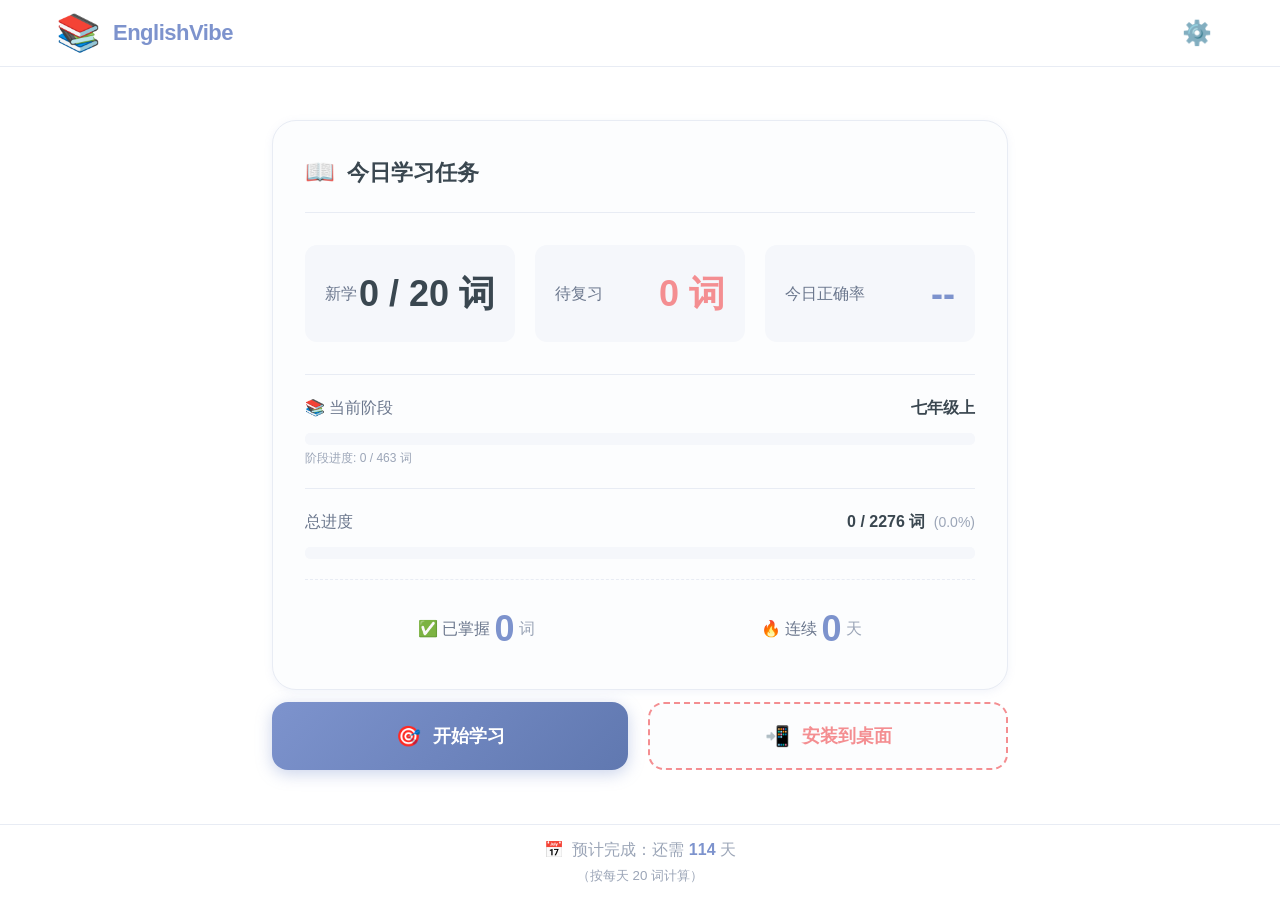
<file: index.html>
<!DOCTYPE html>
<html lang="zh-CN">
<head>
  <meta charset="UTF-8">
  <meta name="viewport" content="width=device-width, initial-scale=1.0, user-scalable=no, viewport-fit=cover">
  <meta name="theme-color" content="#7D93CD">
  <meta name="apple-mobile-web-app-capable" content="yes">
  <meta name="apple-mobile-web-app-status-bar-style" content="default">
  <meta name="description" content="EnglishVibe - 初中英语单词学习助手，图背单词，轻松记忆">
  
  <title>EnglishVibe - 英语单词学习</title>
  
  <!-- 样式 -->
  <link rel="stylesheet" href="./css/style.css">
  
  <!-- PWA 图标 -->
  <link rel="icon" type="image/svg+xml" href="./assets/icons/icon.svg">
  <link rel="apple-touch-icon" href="./assets/icons/icon.svg">
  
  <!-- PWA Manifest -->
  <link rel="manifest" href="./manifest.json">
</head>
<body>
  <div class="app" id="app">
    <!-- 顶部导航 -->
    <header class="header">
      <div class="header__logo">
        <span class="header__logo-icon">📚</span>
        <span class="header__logo-text">EnglishVibe</span>
      </div>
      <button class="header__settings" id="btn-settings" aria-label="设置">
        ⚙️
      </button>
    </header>

    <!-- 主内容区 -->
    <main class="main">
      <!-- 今日任务卡片 -->
      <div class="task-card fade-in">
        <div class="task-card__title">
          <span class="task-card__title-icon">📖</span>
          今日学习任务
        </div>
        
        <div class="task-card__stats">
          <div class="task-card__stat">
            <span class="task-card__stat-label">新学</span>
            <span class="task-card__stat-value">
              <span id="stat-new-learned">0</span> / <span id="stat-daily-goal">20</span> 词
            </span>
          </div>
          <div class="task-card__stat">
            <span class="task-card__stat-label">待复习</span>
            <span class="task-card__stat-value task-card__stat-value--warning" id="stat-review-count">
              0 词
            </span>
          </div>
          <div class="task-card__stat">
            <span class="task-card__stat-label">今日正确率</span>
            <span class="task-card__stat-value task-card__stat-value--highlight" id="stat-accuracy">
              --
            </span>
          </div>
        </div>

        <!-- 当前学习阶段 -->
        <div class="progress-section" id="stage-section" style="margin-bottom: 8px;">
          <div class="progress-section__header">
            <span class="progress-section__label">📚 当前阶段</span>
            <span class="progress-section__value" id="current-stage-name">--</span>
          </div>
          <div class="progress-bar">
            <div class="progress-bar__fill" id="stage-progress-fill" style="width: 0%; background: var(--success);"></div>
          </div>
          <div style="font-size: 12px; color: var(--text-light); margin-top: 4px;">
            阶段进度: <span id="stage-learned">0</span> / <span id="stage-total">0</span> 词
          </div>
        </div>

        <!-- 总进度 -->
        <div class="progress-section">
          <div class="progress-section__header">
            <span class="progress-section__label">总进度</span>
            <span class="progress-section__value">
              <span id="stat-total-learned">0</span> / <span id="stat-total-words">0</span> 词
              <span class="progress-percent" id="progress-percent">(0%)</span>
            </span>
          </div>
          <div class="progress-bar">
            <div class="progress-bar__fill" id="progress-fill" style="width: 0%"></div>
          </div>
        </div>

        <!-- 已掌握统计 -->
        <div class="mastered-section">
          <div class="mastered-stat">
            <span class="mastered-stat__icon">✅</span>
            <span class="mastered-stat__label">已掌握</span>
            <span class="mastered-stat__value" id="stat-mastered">0</span>
            <span class="mastered-stat__unit">词</span>
          </div>
          <div class="mastered-stat">
            <span class="mastered-stat__icon">🔥</span>
            <span class="mastered-stat__label">连续</span>
            <span class="mastered-stat__value" id="stat-streak">0</span>
            <span class="mastered-stat__unit">天</span>
          </div>
        </div>
      </div>

      <!-- 操作按钮 -->
      <div class="action-buttons">
        <button class="btn btn--primary" id="btn-learn">
          <span class="btn__icon">🎯</span>
          开始学习
        </button>
        
        <button class="btn btn--secondary" id="btn-review" style="display: none;">
          <span class="btn__icon">🔄</span>
          开始复习
          <span class="btn__badge" id="review-badge">0</span>
        </button>
        
        <!-- 安装到桌面按钮 -->
        <button class="btn btn--secondary" id="btn-install" style="border: 2px dashed var(--secondary);">
          <span class="btn__icon">📲</span>
          安装到桌面
        </button>
      </div>
    </main>

    <!-- 底部信息 -->
    <footer class="footer-info">
      <span class="footer-info__icon">📅</span>
      预计完成：还需 <span class="footer-info__highlight" id="stat-remaining-days">--</span> 天
      <br>
      <small>（按每天 <span id="stat-daily-goal-footer">20</span> 词计算）</small>
    </footer>
  </div>

  <!-- 加载提示 -->
  <div id="loading" style="display: none; position: fixed; top: 0; left: 0; right: 0; bottom: 0; background: rgba(255,255,255,0.9); display: flex; align-items: center; justify-content: center; z-index: 9999;">
    <div style="text-align: center;">
      <div style="font-size: 48px; margin-bottom: 16px;">📚</div>
      <div style="color: #6B778D;">加载中...</div>
    </div>
  </div>

  <!-- 脚本 -->
  <script src="./js/storage.js"></script>
  <script src="./js/vocabulary.js"></script>
  <script src="./js/app.js"></script>
  
  <!-- Service Worker 注册 -->
  <script>
    // 注册 Service Worker 实现 PWA
    if ('serviceWorker' in navigator) {
      window.addEventListener('load', () => {
        navigator.serviceWorker.register('./sw.js')
          .then(registration => {
            console.log('SW registered:', registration.scope);
            // 检查更新
            registration.update();
            // 当发现新版本时，立即激活
            registration.addEventListener('updatefound', () => {
              const newWorker = registration.installing;
              newWorker.addEventListener('statechange', () => {
                if (newWorker.state === 'installed' && navigator.serviceWorker.controller) {
                  console.log('New SW available, reloading...');
                  window.location.reload();
                }
              });
            });
          })
          .catch(error => {
            console.log('SW registration failed:', error);
          });
      });
      // 监听控制器变化，自动刷新
      navigator.serviceWorker.addEventListener('controllerchange', () => {
        window.location.reload();
      });
    }
    
    // PWA 安装提示
    let deferredPrompt;
    window.addEventListener('beforeinstallprompt', (e) => {
      // 阻止默认提示
      e.preventDefault();
      deferredPrompt = e;
      console.log('PWA install prompt ready');
    });
    
    // 绑定安装按钮事件
    document.addEventListener('DOMContentLoaded', () => {
      const installBtn = document.getElementById('btn-install');
      if (installBtn) {
        installBtn.addEventListener('click', installApp);
      }
      
      // 检查是否已安装（standalone模式）
      if (window.matchMedia('(display-mode: standalone)').matches || window.navigator.standalone) {
        // 已安装，隐藏按钮
        if (installBtn) installBtn.style.display = 'none';
      }
    });
    
    async function installApp() {
      if (deferredPrompt) {
        // 浏览器支持安装提示
        deferredPrompt.prompt();
        const { outcome } = await deferredPrompt.userChoice;
        
        if (outcome === 'accepted') {
          console.log('User accepted the install prompt');
          const installBtn = document.getElementById('btn-install');
          if (installBtn) installBtn.style.display = 'none';
        }
        deferredPrompt = null;
      } else {
        // 浏览器不支持自动安装提示，显示手动安装说明
        const isIOS = /iPad|iPhone|iPod/.test(navigator.userAgent);
        const isAndroid = /Android/.test(navigator.userAgent);
        
        let message = '📲 安装到桌面：\n\n';
        if (isIOS) {
          message += '1. 点击底部的分享按钮 ⬆️\n2. 选择"添加到主屏幕"';
        } else if (isAndroid) {
          message += '1. 点击右上角菜单 ⋮\n2. 选择"添加到主屏幕"或"安装应用"';
        } else {
          message += '请使用浏览器菜单中的"安装"或"添加到主屏幕"选项';
        }
        alert(message);
      }
    }
    
    // 监听安装完成
    window.addEventListener('appinstalled', () => {
      console.log('PWA was installed');
      deferredPrompt = null;
      const installBtn = document.getElementById('btn-install');
      if (installBtn) installBtn.style.display = 'none';
    });
  </script>
</body>
</html>
</file>
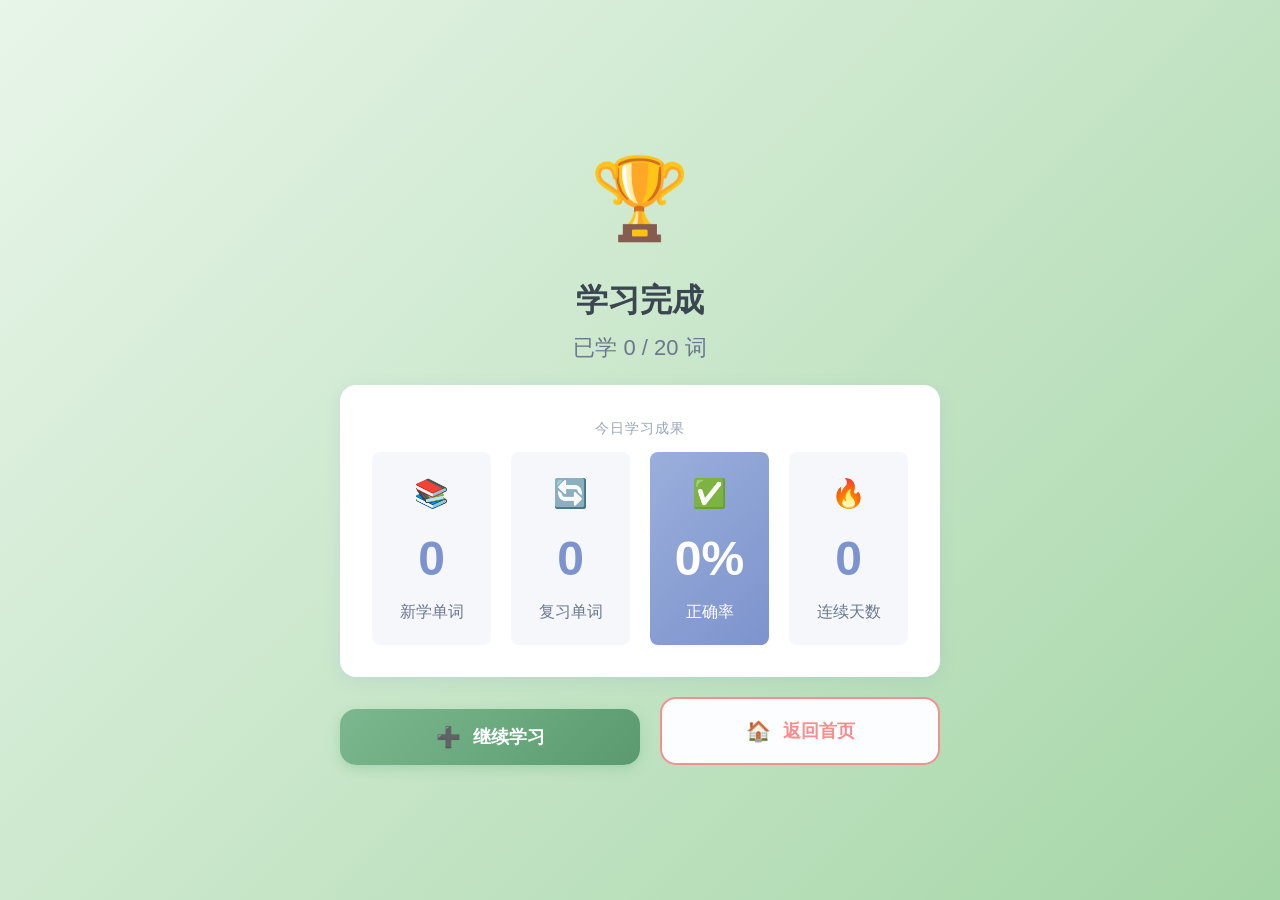
<file: complete.html>
<!DOCTYPE html>
<html lang="zh-CN">
<head>
  <meta charset="UTF-8">
  <meta name="viewport" content="width=device-width, initial-scale=1.0, user-scalable=no, viewport-fit=cover">
  <meta name="theme-color" content="#7D93CD">
  <meta name="apple-mobile-web-app-capable" content="yes">
  
  <title>学习完成 - EnglishVibe</title>
  
  <link rel="stylesheet" href="./css/style.css">
  <link rel="icon" type="image/svg+xml" href="./assets/icons/icon.svg">
  
  <style>
    .complete-container {
      height: 100vh;
      max-height: 100vh;
      display: flex;
      flex-direction: column;
      background: linear-gradient(135deg, #E8F5E9 0%, #C8E6C9 50%, #A5D6A7 100%);
      overflow: hidden;
    }
    
    .complete-content {
      flex: 1;
      display: flex;
      flex-direction: column;
      align-items: center;
      justify-content: center;
      padding: var(--spacing-md);
      text-align: center;
      overflow-y: auto;
    }
    
    .trophy {
      font-size: 64px;
      margin-bottom: var(--spacing-sm);
      animation: trophy-bounce 1s ease infinite;
    }
    
    @keyframes trophy-bounce {
      0%, 100% { transform: translateY(0) rotate(-5deg); }
      50% { transform: translateY(-8px) rotate(5deg); }
    }
    
    .complete-title {
      font-size: 24px;
      font-weight: 700;
      color: var(--text-primary);
      margin-bottom: 4px;
    }
    
    .complete-subtitle {
      font-size: var(--font-size-md);
      color: var(--text-secondary);
      margin-bottom: var(--spacing-md);
    }
    
    .stats-card {
      background: white;
      border-radius: var(--radius-lg);
      padding: var(--spacing-md);
      width: 100%;
      max-width: 300px;
      box-shadow: var(--shadow-md);
      margin-bottom: var(--spacing-md);
    }
    
    .stats-card__title {
      font-size: var(--font-size-xs);
      color: var(--text-light);
      text-transform: uppercase;
      letter-spacing: 1px;
      margin-bottom: var(--spacing-sm);
    }
    
    .stats-grid {
      display: grid;
      grid-template-columns: repeat(2, 1fr);
      gap: var(--spacing-sm);
    }
    
    .stat-item {
      text-align: center;
      padding: var(--spacing-sm);
      background: var(--bg-secondary);
      border-radius: var(--radius-sm);
    }
    
    .stat-item__icon {
      font-size: 20px;
      margin-bottom: 2px;
    }
    
    .stat-item__value {
      font-size: var(--font-size-xl);
      font-weight: 700;
      color: var(--primary);
      margin-bottom: 2px;
    }
    
    .stat-item__label {
      font-size: 10px;
      color: var(--text-secondary);
    }
    
    .stat-item--highlight {
      background: linear-gradient(135deg, var(--primary-light), var(--primary));
      color: white;
    }
    
    .stat-item--highlight .stat-item__value,
    .stat-item--highlight .stat-item__label {
      color: white;
    }
    
    .motivational-text {
      display: none;
    }
    
    .complete-actions {
      display: flex;
      flex-direction: column;
      gap: var(--spacing-xs);
      width: 100%;
      max-width: 300px;
    }
    
    .complete-actions .btn {
      padding: var(--spacing-sm) var(--spacing-md);
      font-size: var(--font-size-sm);
    }
    
    .btn--success {
      background: linear-gradient(135deg, var(--success), #5a9a6e);
      color: white;
      box-shadow: 0 4px 12px rgba(124, 184, 143, 0.4);
    }
    
    .confetti {
      position: fixed;
      top: 0;
      left: 0;
      right: 0;
      bottom: 0;
      pointer-events: none;
      overflow: hidden;
      z-index: 100;
    }
    
    .confetti-piece {
      position: absolute;
      width: 8px;
      height: 8px;
      opacity: 0;
      animation: confetti-fall 3s ease-in-out forwards;
    }
    
    @keyframes confetti-fall {
      0% { transform: translateY(-100px) rotate(0deg); opacity: 1; }
      100% { transform: translateY(100vh) rotate(720deg); opacity: 0; }
    }
    
    /* 小屏适配 */
    @media (max-height: 700px) {
      .trophy { font-size: 50px; margin-bottom: 4px; }
      .complete-title { font-size: 20px; }
      .complete-subtitle { font-size: var(--font-size-sm); margin-bottom: var(--spacing-sm); }
      .stats-card { padding: var(--spacing-sm); margin-bottom: var(--spacing-sm); }
      .stats-grid { gap: 4px; }
      .stat-item { padding: 6px; }
      .stat-item__icon { font-size: 16px; }
      .stat-item__value { font-size: var(--font-size-lg); }
      .complete-actions { gap: 4px; }
      .complete-actions .btn { padding: 8px var(--spacing-sm); font-size: var(--font-size-xs); min-height: 36px; }
    }
    
    @media (max-height: 600px) {
      .complete-content { padding: var(--spacing-xs); }
      .trophy { font-size: 40px; }
      .complete-title { font-size: 18px; }
      .stats-card { padding: 6px; }
      .stat-item__value { font-size: var(--font-size-md); }
      .stat-item__label { font-size: 9px; }
    }
    
    /* 平板横屏适配 */
    @media (min-width: 768px) and (orientation: landscape) {
      .complete-content {
        max-width: 800px;
        width: 90%;
        margin: 0 auto;
        padding: var(--spacing-lg);
      }
      
      .stats-card {
        max-width: 600px;
        width: 100%;
        padding: var(--spacing-lg);
      }
      
      .stats-grid {
        grid-template-columns: repeat(4, 1fr);
        gap: var(--spacing-md);
      }
      
      .stat-item {
        padding: var(--spacing-md);
      }
      
      .stat-item__icon {
        font-size: 28px;
        margin-bottom: var(--spacing-xs);
      }
      
      .stat-item__value {
        font-size: var(--font-size-2xl);
      }
      
      .stat-item__label {
        font-size: var(--font-size-sm);
      }
      
      .complete-actions {
        max-width: 600px;
        width: 100%;
        flex-direction: row;
        gap: var(--spacing-md);
      }
      
      .complete-actions .btn {
        flex: 1;
        padding: var(--spacing-md);
        font-size: var(--font-size-md);
      }
      
      .trophy {
        font-size: 80px;
      }
      
      .complete-title {
        font-size: 32px;
      }
      
      .complete-subtitle {
        font-size: var(--font-size-lg);
      }
    }
  </style>
</head>
<body>
  <div class="app complete-container" id="app">
    <!-- 五彩纸屑效果 -->
    <div class="confetti" id="confetti"></div>
    
    <!-- 主内容 -->
    <div class="complete-content">
      <div class="trophy">🏆</div>
      <h1 class="complete-title" id="complete-title">今日目标达成！</h1>
      <p class="complete-subtitle" id="complete-subtitle">太棒了，继续保持！</p>
      
      <!-- 统计卡片 -->
      <div class="stats-card">
        <div class="stats-card__title">今日学习成果</div>
        <div class="stats-grid">
          <div class="stat-item">
            <div class="stat-item__icon">📚</div>
            <div class="stat-item__value" id="stat-new">0</div>
            <div class="stat-item__label">新学单词</div>
          </div>
          <div class="stat-item">
            <div class="stat-item__icon">🔄</div>
            <div class="stat-item__value" id="stat-review">0</div>
            <div class="stat-item__label">复习单词</div>
          </div>
          <div class="stat-item stat-item--highlight">
            <div class="stat-item__icon">✅</div>
            <div class="stat-item__value" id="stat-accuracy">0%</div>
            <div class="stat-item__label">正确率</div>
          </div>
          <div class="stat-item">
            <div class="stat-item__icon">🔥</div>
            <div class="stat-item__value" id="stat-streak">0</div>
            <div class="stat-item__label">连续天数</div>
          </div>
        </div>
      </div>
      
      <!-- 激励文字 -->
      <p class="motivational-text" id="motivational-text">
        坚持就是胜利！每天进步一点点，积少成多！
      </p>
      
      <!-- 操作按钮 -->
      <div class="complete-actions">
        <button class="btn btn--success" id="btn-continue">
          <span class="btn__icon">➕</span>
          继续学习
        </button>
        <button class="btn btn--primary" id="btn-review" style="display: none;">
          <span class="btn__icon">🔄</span>
          开始复习
          <span class="btn__badge" id="review-count">0</span>
        </button>
        <button class="btn btn--secondary" id="btn-home">
          <span class="btn__icon">🏠</span>
          返回首页
        </button>
      </div>
    </div>
  </div>

  <script src="./js/storage.js"></script>
  <script>
    const Complete = {
      // 激励语句
      motivationalTexts: [
        '坚持就是胜利！每天进步一点点，积少成多！',
        '优秀是一种习惯，你正在变得越来越优秀！',
        '今天的努力，是明天成功的基石！',
        '每一个单词都是通往成功的一步！',
        '学习不在于时间长短，而在于坚持不懈！',
        '你的努力终将化作未来的礼物！',
        '滴水穿石，不是力量大，而是功夫深！',
        '今天又进步了，为自己点个赞！👍',
        '词汇量+1，距离目标又近了一步！',
        '知识的积累，让你更加闪闪发光！✨'
      ],

      init() {
        // 加载统计数据
        const todayStats = Storage.getTodayStats();
        const progress = Storage.getProgress();
        const reviewWords = Storage.getTodayReviewWords();
        
        // 显示统计
        document.getElementById('stat-new').textContent = todayStats.newLearned || 0;
        document.getElementById('stat-review').textContent = todayStats.reviewed || 0;
        
        // 计算正确率
        const total = (todayStats.correctCount || 0) + (todayStats.wrongCount || 0);
        const accuracy = total > 0 ? Math.round((todayStats.correctCount / total) * 100) : 0;
        document.getElementById('stat-accuracy').textContent = accuracy + '%';
        
        // 连续天数
        document.getElementById('stat-streak').textContent = progress.totalStats.streakDays || 0;
        
        // 复习按钮
        if (reviewWords.length > 0) {
          document.getElementById('btn-review').style.display = 'flex';
          document.getElementById('review-count').textContent = reviewWords.length;
        }
        
        // 随机激励语句
        const randomIndex = Math.floor(Math.random() * this.motivationalTexts.length);
        document.getElementById('motivational-text').textContent = this.motivationalTexts[randomIndex];
        
        // 根据完成情况显示不同标题
        this.updateTitle(todayStats, progress);
        
        // 绑定事件
        this.bindEvents();
        
        // 播放五彩纸屑效果
        this.playConfetti();
      },

      updateTitle(todayStats, progress) {
        const settings = Storage.getSettings();
        const dailyGoal = settings.dailyGoal || 20;
        
        // 检查是否完成今日目标
        if (todayStats.newLearned >= dailyGoal) {
          document.getElementById('complete-title').textContent = '今日目标达成！';
          document.getElementById('complete-subtitle').textContent = '太棒了，继续保持！';
        } else {
          document.getElementById('complete-title').textContent = '学习完成';
          document.getElementById('complete-subtitle').textContent = `已学 ${todayStats.newLearned} / ${dailyGoal} 词`;
        }
      },

      bindEvents() {
        // 继续学习（添加continue参数，跳过今日目标检查）
        document.getElementById('btn-continue').addEventListener('click', () => {
          window.location.href = './learn.html?continue=true';
        });
        
        // 开始复习
        document.getElementById('btn-review').addEventListener('click', () => {
          window.location.href = './review.html';
        });
        
        // 返回首页
        document.getElementById('btn-home').addEventListener('click', () => {
          window.location.href = './index.html';
        });
      },

      playConfetti() {
        const confetti = document.getElementById('confetti');
        const colors = ['#7D93CD', '#F48E91', '#7CB88F', '#F9D891', '#9AAFDB', '#F9B5B7'];
        
        // 创建50个五彩纸屑
        for (let i = 0; i < 50; i++) {
          setTimeout(() => {
            const piece = document.createElement('div');
            piece.className = 'confetti-piece';
            piece.style.left = Math.random() * 100 + '%';
            piece.style.backgroundColor = colors[Math.floor(Math.random() * colors.length)];
            piece.style.borderRadius = Math.random() > 0.5 ? '50%' : '0';
            piece.style.animationDelay = Math.random() * 0.5 + 's';
            piece.style.animationDuration = (2 + Math.random() * 2) + 's';
            confetti.appendChild(piece);
            
            // 动画结束后移除
            setTimeout(() => piece.remove(), 4000);
          }, i * 50);
        }
      }
    };

    document.addEventListener('DOMContentLoaded', () => {
      Complete.init();
    });
  </script>
</body>
</html>
</file>
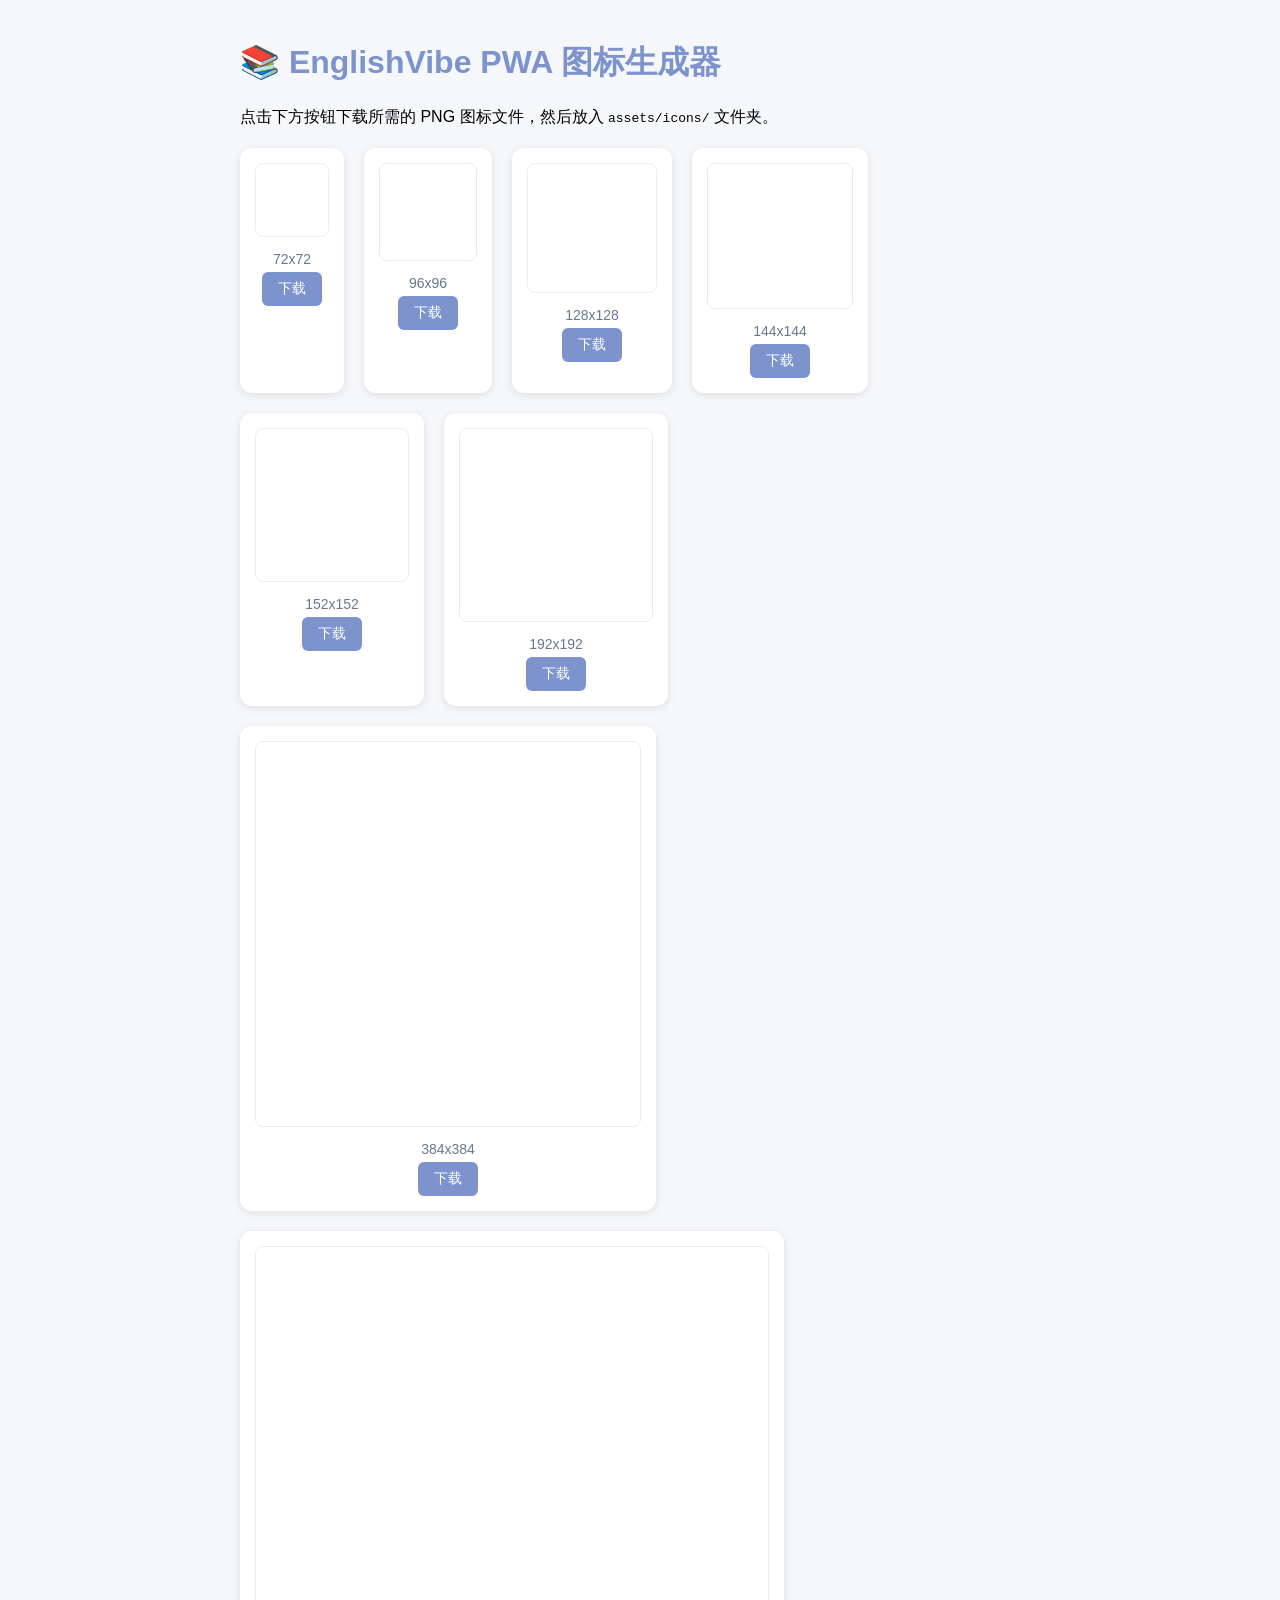
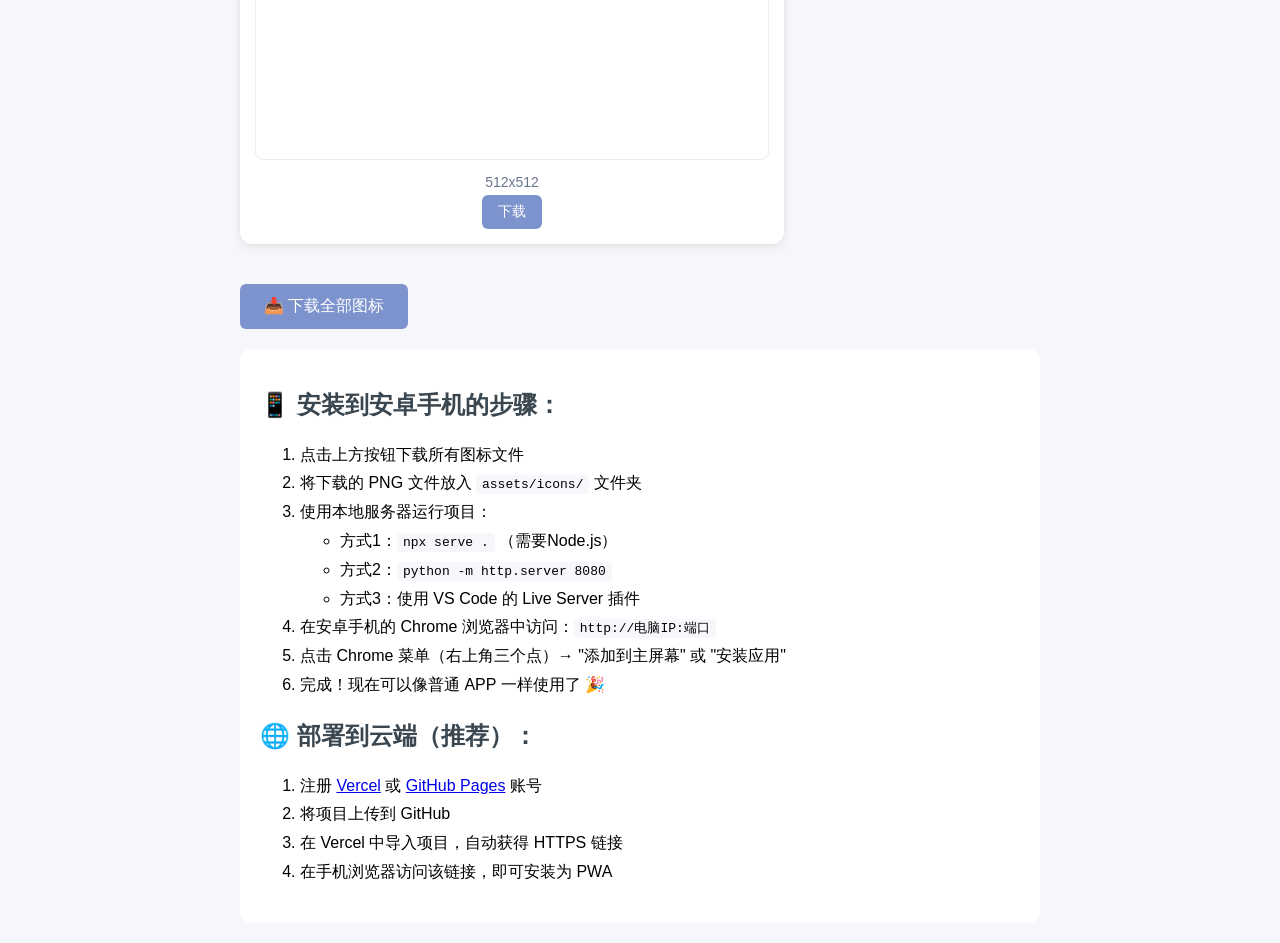
<file: generate-icons.html>
<!DOCTYPE html>
<html lang="zh-CN">
<head>
  <meta charset="UTF-8">
  <meta name="viewport" content="width=device-width, initial-scale=1.0">
  <title>生成 PWA 图标 - EnglishVibe</title>
  <style>
    body {
      font-family: -apple-system, BlinkMacSystemFont, 'Segoe UI', sans-serif;
      max-width: 800px;
      margin: 0 auto;
      padding: 20px;
      background: #F5F7FB;
    }
    h1 { color: #7D93CD; }
    .canvas-container {
      display: flex;
      flex-wrap: wrap;
      gap: 20px;
      margin: 20px 0;
    }
    .canvas-item {
      text-align: center;
      background: white;
      padding: 15px;
      border-radius: 12px;
      box-shadow: 0 2px 8px rgba(0,0,0,0.1);
    }
    .canvas-item canvas {
      border: 1px solid #E8ECF4;
      border-radius: 8px;
    }
    .canvas-item p {
      margin: 10px 0 5px;
      color: #6B778D;
      font-size: 14px;
    }
    .btn {
      background: #7D93CD;
      color: white;
      border: none;
      padding: 8px 16px;
      border-radius: 6px;
      cursor: pointer;
      font-size: 14px;
    }
    .btn:hover { background: #6078B0; }
    .instructions {
      background: white;
      padding: 20px;
      border-radius: 12px;
      margin-top: 20px;
    }
    .instructions h2 { color: #3A4750; }
    .instructions ol { line-height: 1.8; }
    .instructions code {
      background: #F5F7FB;
      padding: 2px 6px;
      border-radius: 4px;
    }
  </style>
</head>
<body>
  <h1>📚 EnglishVibe PWA 图标生成器</h1>
  <p>点击下方按钮下载所需的 PNG 图标文件，然后放入 <code>assets/icons/</code> 文件夹。</p>
  
  <div class="canvas-container" id="canvasContainer"></div>
  
  <button class="btn" onclick="downloadAll()" style="margin-top: 20px; padding: 12px 24px; font-size: 16px;">
    📥 下载全部图标
  </button>
  
  <div class="instructions">
    <h2>📱 安装到安卓手机的步骤：</h2>
    <ol>
      <li>点击上方按钮下载所有图标文件</li>
      <li>将下载的 PNG 文件放入 <code>assets/icons/</code> 文件夹</li>
      <li>使用本地服务器运行项目：
        <ul>
          <li>方式1：<code>npx serve .</code> （需要Node.js）</li>
          <li>方式2：<code>python -m http.server 8080</code></li>
          <li>方式3：使用 VS Code 的 Live Server 插件</li>
        </ul>
      </li>
      <li>在安卓手机的 Chrome 浏览器中访问：<code>http://电脑IP:端口</code></li>
      <li>点击 Chrome 菜单（右上角三个点）→ "添加到主屏幕" 或 "安装应用"</li>
      <li>完成！现在可以像普通 APP 一样使用了 🎉</li>
    </ol>
    
    <h2>🌐 部署到云端（推荐）：</h2>
    <ol>
      <li>注册 <a href="https://vercel.com" target="_blank">Vercel</a> 或 <a href="https://pages.github.com" target="_blank">GitHub Pages</a> 账号</li>
      <li>将项目上传到 GitHub</li>
      <li>在 Vercel 中导入项目，自动获得 HTTPS 链接</li>
      <li>在手机浏览器访问该链接，即可安装为 PWA</li>
    </ol>
  </div>

  <script>
    const sizes = [72, 96, 128, 144, 152, 192, 384, 512];
    const container = document.getElementById('canvasContainer');
    const canvases = {};
    
    // 创建所有尺寸的 Canvas
    sizes.forEach(size => {
      const div = document.createElement('div');
      div.className = 'canvas-item';
      
      const canvas = document.createElement('canvas');
      canvas.width = size;
      canvas.height = size;
      canvas.id = `icon-${size}`;
      canvases[size] = canvas;
      
      div.appendChild(canvas);
      div.innerHTML += `<p>${size}x${size}</p>`;
      div.innerHTML += `<button class="btn" onclick="downloadIcon(${size})">下载</button>`;
      
      container.appendChild(div);
      
      // 绘制图标
      drawIcon(canvas, size);
    });
    
    function drawIcon(canvas, size) {
      const ctx = canvas.getContext('2d');
      const padding = size * 0.1;
      const radius = size * 0.2;
      
      // 背景渐变
      const gradient = ctx.createLinearGradient(0, 0, size, size);
      gradient.addColorStop(0, '#7D93CD');
      gradient.addColorStop(1, '#6078B0');
      
      // 绘制圆角矩形背景
      ctx.beginPath();
      ctx.moveTo(radius, 0);
      ctx.lineTo(size - radius, 0);
      ctx.quadraticCurveTo(size, 0, size, radius);
      ctx.lineTo(size, size - radius);
      ctx.quadraticCurveTo(size, size, size - radius, size);
      ctx.lineTo(radius, size);
      ctx.quadraticCurveTo(0, size, 0, size - radius);
      ctx.lineTo(0, radius);
      ctx.quadraticCurveTo(0, 0, radius, 0);
      ctx.closePath();
      ctx.fillStyle = gradient;
      ctx.fill();
      
      // 绘制书本图标
      const bookSize = size * 0.35;
      const bookX = (size - bookSize) / 2;
      const bookY = size * 0.15;
      
      ctx.font = `${bookSize}px serif`;
      ctx.textAlign = 'center';
      ctx.textBaseline = 'top';
      ctx.fillText('📚', size / 2, bookY);
      
      // 绘制 "EV" 文字
      ctx.fillStyle = 'white';
      ctx.font = `bold ${size * 0.25}px Arial, sans-serif`;
      ctx.textBaseline = 'middle';
      ctx.fillText('EV', size / 2, size * 0.65);
      
      // 绘制 "EnglishVibe" 文字（仅大尺寸）
      if (size >= 192) {
        ctx.fillStyle = 'rgba(255, 255, 255, 0.8)';
        ctx.font = `${size * 0.08}px Arial, sans-serif`;
        ctx.fillText('EnglishVibe', size / 2, size * 0.85);
      }
    }
    
    function downloadIcon(size) {
      const canvas = canvases[size];
      const link = document.createElement('a');
      link.download = `icon-${size}.png`;
      link.href = canvas.toDataURL('image/png');
      link.click();
    }
    
    function downloadAll() {
      sizes.forEach((size, index) => {
        setTimeout(() => downloadIcon(size), index * 300);
      });
    }
  </script>
</body>
</html>
</file>
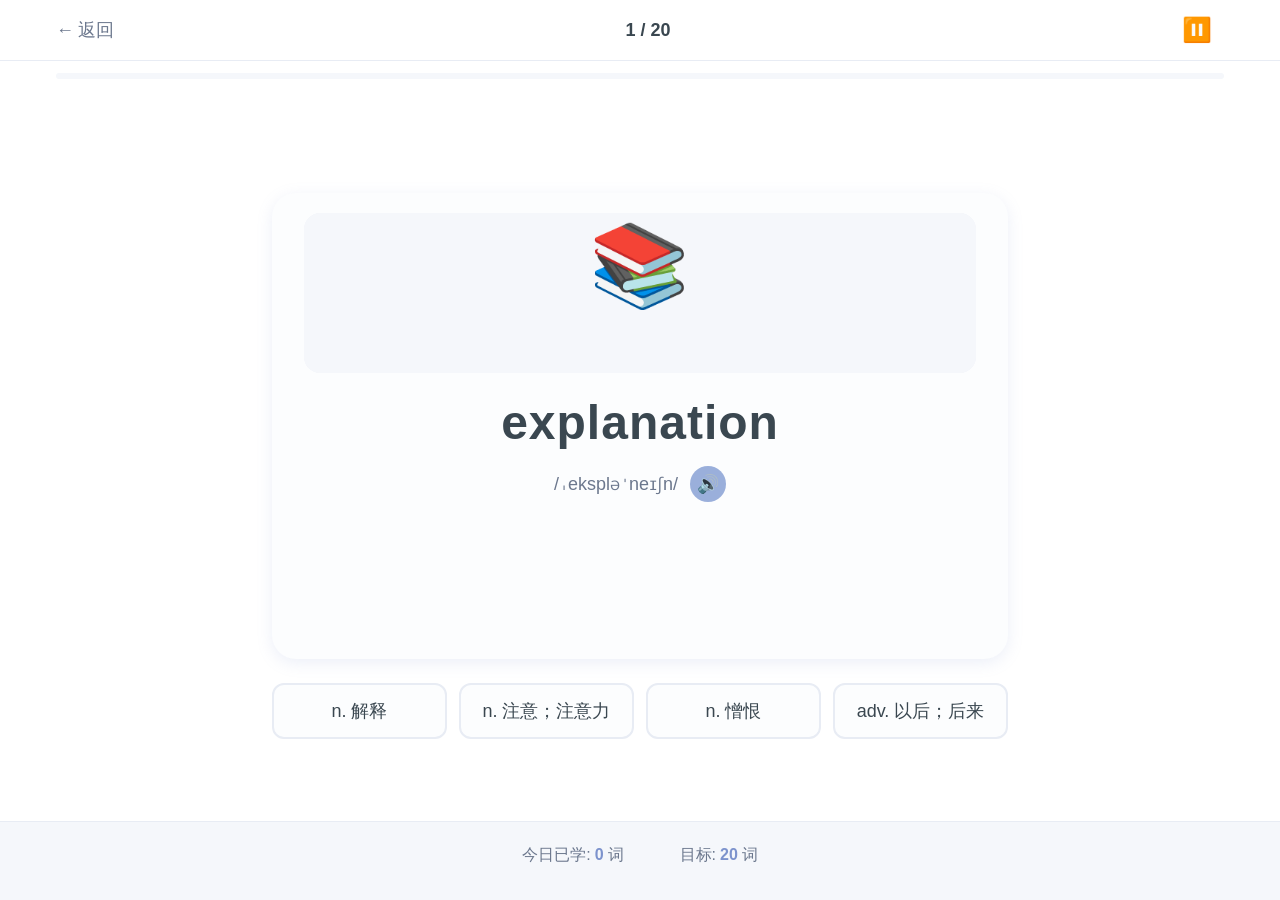
<file: learn.html>
<!DOCTYPE html>
<html lang="zh-CN">
<head>
  <meta charset="UTF-8">
  <meta name="viewport" content="width=device-width, initial-scale=1.0, user-scalable=no, viewport-fit=cover">
  <meta name="theme-color" content="#7D93CD">
  <meta name="apple-mobile-web-app-capable" content="yes">
  <meta name="apple-mobile-web-app-status-bar-style" content="default">
  
  <title>学习 - EnglishVibe</title>
  
  <!-- 样式 -->
  <link rel="stylesheet" href="./css/style.css">
  <link rel="icon" type="image/svg+xml" href="./assets/icons/icon.svg">
</head>
<body>
  <div class="app" id="app">
    <!-- 顶部导航 -->
    <header class="header">
      <button class="header__back" id="btn-back">
        <span>←</span>
        <span>返回</span>
      </button>
      <span class="header__progress" id="progress-text">1 / 20</span>
      <button class="header__settings" id="btn-pause" aria-label="暂停">
        ⏸️
      </button>
    </header>

    <!-- 学习进度条 -->
    <div class="learn-progress">
      <div class="learn-progress__bar">
        <div class="learn-progress__fill" id="progress-bar" style="width: 0%"></div>
      </div>
    </div>

    <!-- 主内容区 -->
    <main class="main" id="main-content">
      <!-- 单词卡片 -->
      <div class="word-card fade-in" id="word-card">
        <!-- 配图 -->
        <div class="word-card__image" id="word-image">
          <img src="" alt="单词配图" id="word-image-img">
        </div>
        
        <!-- 单词信息 -->
        <div class="word-card__word" id="word-text">loading...</div>
        <div class="word-card__phonetic">
          <span id="word-phonetic">/ˈloʊdɪŋ/</span>
          <button class="word-card__audio-btn" id="btn-audio" aria-label="播放发音">
            🔊
          </button>
        </div>
        
        <!-- 例句（答对后显示） -->
        <div class="word-card__sentence" id="sentence-box">
          <div class="word-card__sentence-header">
            <span class="word-card__sentence-label">📝 例句</span>
            <button class="word-card__sentence-audio" id="btn-sentence-audio" aria-label="朗读例句">
              🔊
            </button>
          </div>
          <div class="word-card__sentence-en" id="sentence-en"></div>
          <div class="word-card__sentence-cn" id="sentence-cn"></div>
        </div>
      </div>

      <!-- 四选一选项 -->
      <div class="options-grid" id="options-grid">
        <button class="option" data-index="0"></button>
        <button class="option" data-index="1"></button>
        <button class="option" data-index="2"></button>
        <button class="option" data-index="3"></button>
      </div>

      <!-- 继续按钮（答对或答错时显示） -->
      <button class="btn btn--primary" id="btn-continue" style="display: none; margin-top: 16px;">
        下一个 →
      </button>
    </main>

    <!-- 底部统计 -->
    <div class="bottom-stats">
      <div class="bottom-stats__item">
        <span>今日已学:</span>
        <span class="bottom-stats__value" id="today-learned">0</span>
        <span>词</span>
      </div>
      <div class="bottom-stats__item">
        <span>目标:</span>
        <span class="bottom-stats__value" id="daily-goal">20</span>
        <span>词</span>
      </div>
    </div>

    <!-- 完成提示（今日目标完成时显示） -->
    <div class="complete-overlay" id="complete-overlay" style="display: none;">
      <div class="complete-page">
        <div class="complete-page__icon">🎉</div>
        <div class="complete-page__title">太棒了!</div>
        <div class="complete-page__subtitle" id="complete-message">今日学习目标已完成</div>
        <div class="complete-page__stats">
          <div class="complete-page__stat">
            <div class="complete-page__stat-value" id="complete-learned">20</div>
            <div class="complete-page__stat-label">今日新学</div>
          </div>
          <div class="complete-page__stat">
            <div class="complete-page__stat-value" id="complete-accuracy">95%</div>
            <div class="complete-page__stat-label">正确率</div>
          </div>
        </div>
        <button class="btn btn--primary" id="btn-back-home" style="margin-top: 24px;">
          返回首页
        </button>
        <button class="btn btn--secondary" id="btn-continue-learn" style="margin-top: 12px;">
          继续学习
        </button>
      </div>
    </div>
  </div>

  <!-- 反馈提示 -->
  <div class="feedback" id="feedback">
    <span id="feedback-icon"></span>
    <span id="feedback-text"></span>
  </div>

  <!-- 脚本 -->
  <script src="./js/storage.js"></script>
  <script src="./js/vocabulary.js"></script>
  <script src="./js/audio.js"></script>
  <script src="./js/sentence-tts.js"></script>
  <script src="./js/learn.js"></script>
</body>
</html>
</file>
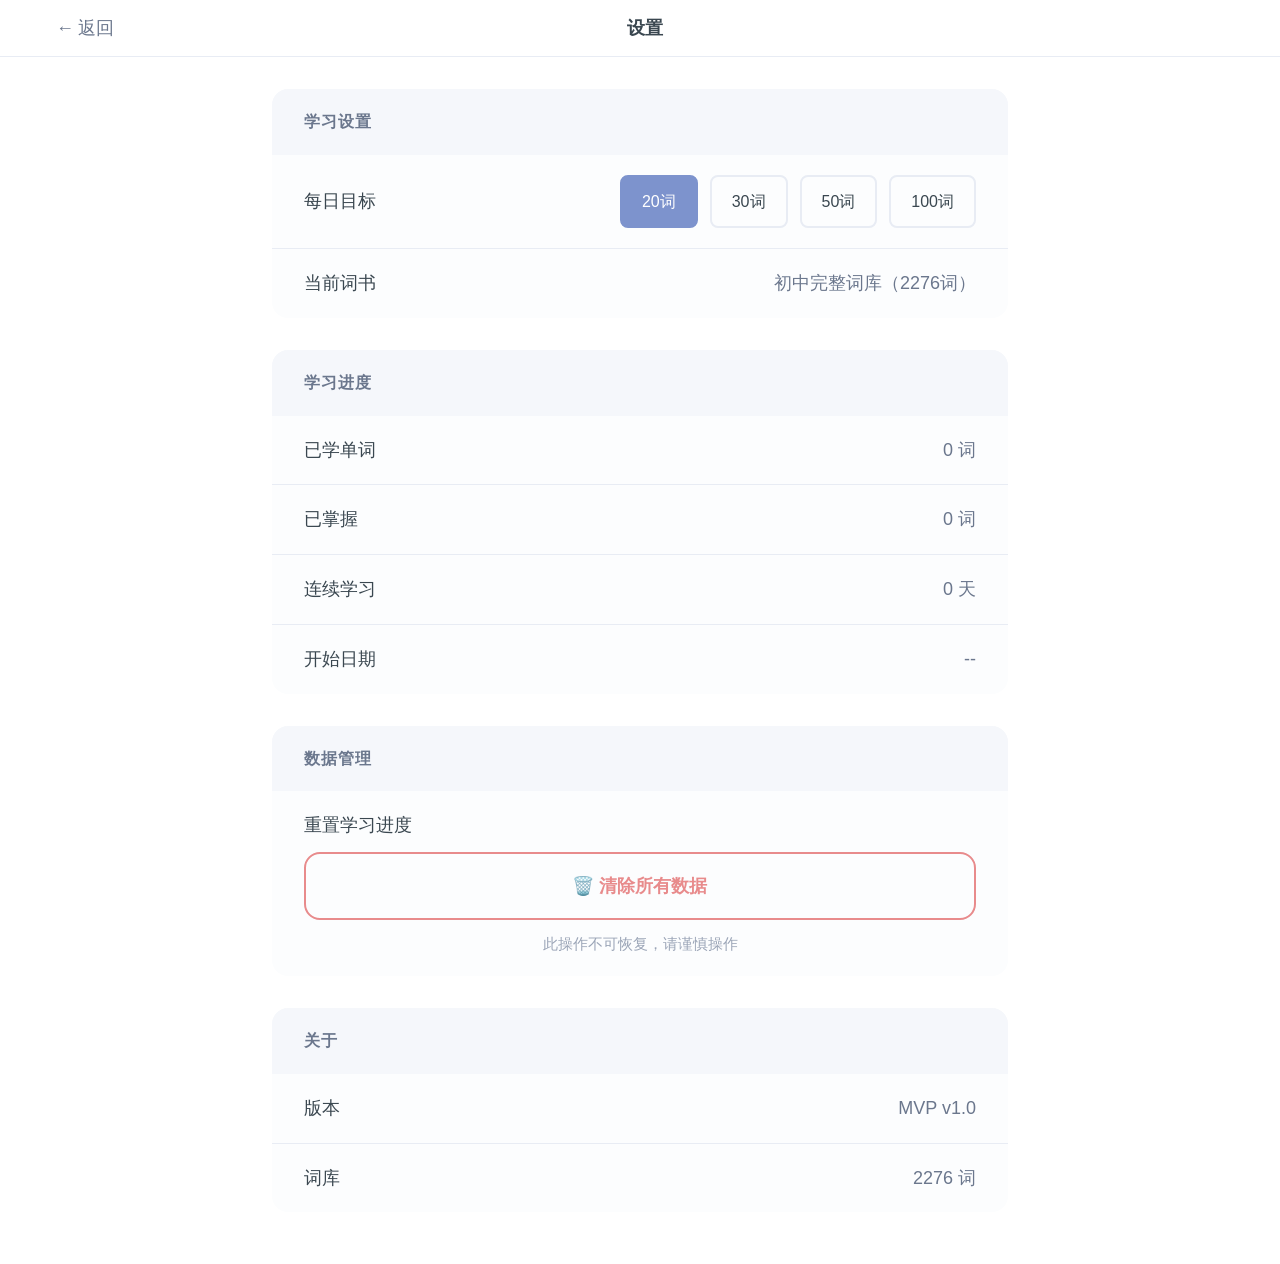
<file: settings.html>
<!DOCTYPE html>
<html lang="zh-CN">
<head>
  <meta charset="UTF-8">
  <meta name="viewport" content="width=device-width, initial-scale=1.0, user-scalable=no, viewport-fit=cover">
  <meta name="theme-color" content="#7D93CD">
  <meta name="apple-mobile-web-app-capable" content="yes">
  
  <title>设置 - EnglishVibe</title>
  
  <link rel="stylesheet" href="./css/style.css">
  <link rel="icon" type="image/svg+xml" href="./assets/icons/icon.svg">
</head>
<body>
  <div class="app" id="app" style="max-height: none; overflow: visible;">
    <!-- 顶部导航 -->
    <header class="header">
      <button class="header__back" id="btn-back">
        <span>←</span>
        <span>返回</span>
      </button>
      <span class="header__progress">设置</span>
      <div style="width: 60px;"></div>
    </header>

    <!-- 主内容区 -->
    <main class="main" style="overflow-y: auto; -webkit-overflow-scrolling: touch; flex: 1;">
      <!-- 学习设置 -->
      <div class="settings-section">
        <div class="settings-section__title">学习设置</div>
        
        <div class="settings-item">
          <span class="settings-item__label">每日目标</span>
          <div class="goal-selector" id="goal-selector">
            <span class="goal-option" data-value="20">20词</span>
            <span class="goal-option" data-value="30">30词</span>
            <span class="goal-option" data-value="50">50词</span>
            <span class="goal-option" data-value="100">100词</span>
          </div>
        </div>
        
        <div class="settings-item">
          <span class="settings-item__label">当前词书</span>
          <span class="settings-item__value" id="current-book">初中完整词库</span>
        </div>
      </div>

      <!-- 学习进度 -->
      <div class="settings-section">
        <div class="settings-section__title">学习进度</div>
        
        <div class="settings-item">
          <span class="settings-item__label">已学单词</span>
          <span class="settings-item__value" id="stat-learned">0 词</span>
        </div>
        
        <div class="settings-item">
          <span class="settings-item__label">已掌握</span>
          <span class="settings-item__value" id="stat-mastered">0 词</span>
        </div>
        
        <div class="settings-item">
          <span class="settings-item__label">连续学习</span>
          <span class="settings-item__value" id="stat-streak">0 天</span>
        </div>
        
        <div class="settings-item">
          <span class="settings-item__label">开始日期</span>
          <span class="settings-item__value" id="stat-start-date">--</span>
        </div>
      </div>


      <!-- 危险操作 -->
      <div class="settings-section">
        <div class="settings-section__title">数据管理</div>
        
        <div class="settings-item" style="flex-direction: column; align-items: stretch; gap: 12px;">
          <span class="settings-item__label">重置学习进度</span>
          <button class="btn btn--danger" id="btn-reset" style="width: 100%;">
            🗑️ 清除所有数据
          </button>
          <small style="color: #9BA5B7; text-align: center;">此操作不可恢复，请谨慎操作</small>
        </div>
      </div>

      <!-- 关于 -->
      <div class="settings-section">
        <div class="settings-section__title">关于</div>
        
        <div class="settings-item">
          <span class="settings-item__label">版本</span>
          <span class="settings-item__value">MVP v1.0</span>
        </div>
        
        <div class="settings-item">
          <span class="settings-item__label">词库</span>
          <span class="settings-item__value" id="vocab-count">-- 词</span>
        </div>
      </div>
    </main>
  </div>

  <!-- 确认弹窗 -->
  <div class="confirm-dialog" id="confirm-dialog" style="display: none;">
    <div class="confirm-dialog__overlay"></div>
    <div class="confirm-dialog__content">
      <div class="confirm-dialog__title">确认重置？</div>
      <div class="confirm-dialog__message">这将清除所有学习进度和数据，此操作不可恢复。</div>
      <div class="confirm-dialog__buttons">
        <button class="btn btn--secondary" id="btn-cancel">取消</button>
        <button class="btn btn--danger" id="btn-confirm">确认重置</button>
      </div>
    </div>
  </div>

  <style>
    .confirm-dialog {
      position: fixed;
      top: 0;
      left: 0;
      right: 0;
      bottom: 0;
      z-index: 1000;
      display: flex;
      align-items: center;
      justify-content: center;
    }
    .confirm-dialog__overlay {
      position: absolute;
      top: 0;
      left: 0;
      right: 0;
      bottom: 0;
      background: rgba(0, 0, 0, 0.5);
    }
    .confirm-dialog__content {
      position: relative;
      background: white;
      padding: 24px;
      border-radius: 16px;
      width: 90%;
      max-width: 400px;
      margin: 16px;
      text-align: center;
      box-sizing: border-box;
    }
    .confirm-dialog__title {
      font-size: 18px;
      font-weight: 600;
      margin-bottom: 12px;
      color: #3A4750;
    }
    .confirm-dialog__message {
      font-size: 14px;
      color: #6B778D;
      margin-bottom: 24px;
    }
    .confirm-dialog__buttons {
      display: flex;
      gap: 12px;
      width: 100%;
    }
    .confirm-dialog__buttons .btn {
      flex: 1;
      padding: 12px 16px;
      font-size: 14px;
      white-space: nowrap;
      min-width: 0;
      box-sizing: border-box;
    }
    
    /* 输入框样式 */
    .settings-input {
      width: 100%;
      padding: 12px 16px;
      border: 2px solid #E8EAF0;
      border-radius: 12px;
      font-size: 14px;
      transition: border-color 0.2s;
      box-sizing: border-box;
    }
    .settings-input:focus {
      outline: none;
      border-color: #7D93CD;
    }
    
    /* 开关样式 */
    .toggle {
      position: relative;
      display: inline-block;
      width: 50px;
      height: 28px;
    }
    .toggle input {
      opacity: 0;
      width: 0;
      height: 0;
    }
    .toggle__slider {
      position: absolute;
      cursor: pointer;
      top: 0;
      left: 0;
      right: 0;
      bottom: 0;
      background-color: #E8EAF0;
      transition: 0.3s;
      border-radius: 28px;
    }
    .toggle__slider:before {
      position: absolute;
      content: "";
      height: 22px;
      width: 22px;
      left: 3px;
      bottom: 3px;
      background-color: white;
      transition: 0.3s;
      border-radius: 50%;
      box-shadow: 0 2px 4px rgba(0,0,0,0.2);
    }
    .toggle input:checked + .toggle__slider {
      background-color: #7D93CD;
    }
    .toggle input:checked + .toggle__slider:before {
      transform: translateX(22px);
    }
  </style>

  <script src="./js/storage.js"></script>
  <script src="./js/vocabulary.js"></script>
  <script>
    const Settings = {
      async init() {
        // 加载设置
        const settings = Storage.getSettings();
        const progress = Storage.getProgress();
        
        // 加载词库获取总数
        await Vocabulary.loadBook(progress.currentBook);
        
        // 显示每日目标
        this.updateGoalSelector(settings.dailyGoal);
        
        // 显示词书
        const bookInfo = Vocabulary.getBookInfo(progress.currentBook);
        document.getElementById('current-book').textContent = bookInfo ? bookInfo.name : '初中完整词库';
        
        // 显示统计
        document.getElementById('stat-learned').textContent = (progress.totalStats.totalLearned || 0) + ' 词';
        document.getElementById('stat-mastered').textContent = (progress.totalStats.totalMastered || 0) + ' 词';
        document.getElementById('stat-streak').textContent = (progress.totalStats.streakDays || 0) + ' 天';
        document.getElementById('stat-start-date').textContent = progress.totalStats.startDate || '--';
        document.getElementById('vocab-count').textContent = Vocabulary.getTotalCount() + ' 词';
        
        // 绑定事件
        this.bindEvents();
      },

      updateGoalSelector(currentGoal) {
        const options = document.querySelectorAll('.goal-option');
        options.forEach(opt => {
          if (parseInt(opt.dataset.value) === currentGoal) {
            opt.classList.add('active');
          } else {
            opt.classList.remove('active');
          }
        });
      },

      bindEvents() {
        // 返回按钮
        document.getElementById('btn-back').addEventListener('click', () => {
          window.location.href = './index.html';
        });

        // 目标选择
        document.querySelectorAll('.goal-option').forEach(opt => {
          opt.addEventListener('click', () => {
            const value = parseInt(opt.dataset.value);
            Storage.updateSetting('dailyGoal', value);
            
            // 同时更新进度中的目标
            const progress = Storage.getProgress();
            progress.dailyGoal = value;
            Storage.saveProgress(progress);
            
            this.updateGoalSelector(value);
          });
        });

        // 重置按钮
        document.getElementById('btn-reset').addEventListener('click', () => {
          document.getElementById('confirm-dialog').style.display = 'flex';
        });

        // 取消重置
        document.getElementById('btn-cancel').addEventListener('click', () => {
          document.getElementById('confirm-dialog').style.display = 'none';
        });

        // 确认重置
        document.getElementById('btn-confirm').addEventListener('click', () => {
          Storage.clear();
          window.location.href = './index.html';
        });

        // 点击遮罩关闭
        document.querySelector('.confirm-dialog__overlay').addEventListener('click', () => {
          document.getElementById('confirm-dialog').style.display = 'none';
        });
      }
    };

    document.addEventListener('DOMContentLoaded', () => {
      Settings.init();
    });
  </script>
</body>
</html>
</file>
<file: css/style.css>
/**
 * EnglishVibe MVP - 全局样式表
 * 莫兰迪色系设计
 */

/* ============================================
   CSS 变量 - 莫兰迪配色方案
   ============================================ */
:root {
  /* 主色 - 莫兰迪蓝 */
  --primary: #7D93CD;
  --primary-light: #9AAFDB;
  --primary-dark: #6078B0;
  
  /* 辅助色 - 莫兰迪粉 */
  --secondary: #F48E91;
  --secondary-light: #F9B5B7;
  
  /* 功能色 */
  --success: #7CB88F;      /* 答对 - 莫兰迪绿 */
  --success-light: #A5D4B3;
  --error: #E88B8C;        /* 答错 - 莫兰迪红 */
  --error-light: #F5B8B9;
  --warning: #F9D891;      /* 莫兰迪黄 */
  
  /* 中性色 */
  --text-primary: #3A4750;
  --text-secondary: #6B778D;
  --text-light: #9BA5B7;
  --bg-primary: #FFFFFF;
  --bg-secondary: #F5F7FB;
  --bg-card: #FCFDFE;
  --border-color: #E8ECF4;
  
  /* 阴影 */
  --shadow-sm: 0 2px 8px rgba(125, 147, 205, 0.1);
  --shadow-md: 0 4px 16px rgba(125, 147, 205, 0.15);
  --shadow-lg: 0 8px 32px rgba(125, 147, 205, 0.2);
  
  /* 圆角 */
  --radius-sm: 8px;
  --radius-md: 12px;
  --radius-lg: 16px;
  --radius-xl: 24px;
  
  /* 间距 */
  --spacing-xs: 4px;
  --spacing-sm: 8px;
  --spacing-md: 16px;
  --spacing-lg: 24px;
  --spacing-xl: 32px;
  
  /* 字体 */
  --font-family: -apple-system, BlinkMacSystemFont, 'Segoe UI', 'PingFang SC', 'Hiragino Sans GB', 'Microsoft YaHei', sans-serif;
  --font-size-xs: 12px;
  --font-size-sm: 14px;
  --font-size-md: 16px;
  --font-size-lg: 18px;
  --font-size-xl: 24px;
  --font-size-2xl: 32px;
  --font-size-3xl: 48px;
  
  /* 过渡 */
  --transition-fast: 0.15s ease;
  --transition-normal: 0.25s ease;
  --transition-slow: 0.4s ease;
}

/* ============================================
   基础重置
   ============================================ */
*,
*::before,
*::after {
  box-sizing: border-box;
  margin: 0;
  padding: 0;
}

html {
  font-size: 16px;
  -webkit-tap-highlight-color: transparent;
}

body {
  font-family: var(--font-family);
  font-size: var(--font-size-md);
  color: var(--text-primary);
  background: var(--bg-secondary);
  line-height: 1.6;
  min-height: 100vh;
  overflow-x: hidden;
}

/* ============================================
   App 容器 - 自适应所有屏幕
   ============================================ */
.app {
  width: 100%;
  max-width: 100%;
  margin: 0 auto;
  min-height: 100vh;
  min-height: 100dvh; /* 动态视口高度，更好支持移动端 */
  background: var(--bg-primary);
  position: relative;
  display: flex;
  flex-direction: column;
}

/* ============================================
   顶部导航栏
   ============================================ */
.header {
  display: flex;
  align-items: center;
  justify-content: space-between;
  padding: var(--spacing-md) var(--spacing-lg);
  background: var(--bg-primary);
  border-bottom: 1px solid var(--border-color);
  position: sticky;
  top: 0;
  z-index: 100;
}

.header__logo {
  display: flex;
  align-items: center;
  gap: var(--spacing-sm);
}

.header__logo-icon {
  font-size: 28px;
}

.header__logo-text {
  font-size: var(--font-size-lg);
  font-weight: 600;
  color: var(--primary);
  letter-spacing: -0.5px;
}

.header__back {
  display: flex;
  align-items: center;
  gap: var(--spacing-xs);
  color: var(--text-secondary);
  font-size: var(--font-size-md);
  background: none;
  border: none;
  cursor: pointer;
  padding: var(--spacing-sm);
  margin-left: calc(-1 * var(--spacing-sm));
  border-radius: var(--radius-sm);
  transition: background var(--transition-fast);
}

.header__back:hover {
  background: var(--bg-secondary);
}

.header__progress {
  font-size: var(--font-size-md);
  font-weight: 600;
  color: var(--text-primary);
}

.header__settings {
  background: none;
  border: none;
  font-size: 24px;
  cursor: pointer;
  padding: var(--spacing-sm);
  border-radius: var(--radius-sm);
  transition: background var(--transition-fast);
}

.header__settings:hover {
  background: var(--bg-secondary);
}

/* ============================================
   主内容区
   ============================================ */
.main {
  flex: 1;
  padding: var(--spacing-lg);
  display: flex;
  flex-direction: column;
  justify-content: center;
  gap: var(--spacing-lg);
}

/* ============================================
   今日任务卡片
   ============================================ */
.task-card {
  background: var(--bg-card);
  border-radius: var(--radius-lg);
  padding: var(--spacing-lg);
  box-shadow: var(--shadow-sm);
  border: 1px solid var(--border-color);
}

.task-card__title {
  display: flex;
  align-items: center;
  gap: var(--spacing-sm);
  font-size: var(--font-size-lg);
  font-weight: 600;
  color: var(--text-primary);
  margin-bottom: var(--spacing-lg);
  padding-bottom: var(--spacing-md);
  border-bottom: 1px solid var(--border-color);
}

.task-card__title-icon {
  font-size: 24px;
}

.task-card__stats {
  display: flex;
  flex-direction: column;
  gap: var(--spacing-md);
  margin-bottom: var(--spacing-lg);
}

.task-card__stat {
  display: flex;
  justify-content: space-between;
  align-items: center;
}

.task-card__stat-label {
  color: var(--text-secondary);
  font-size: var(--font-size-md);
}

.task-card__stat-value {
  font-weight: 600;
  color: var(--text-primary);
  font-size: var(--font-size-md);
}

.task-card__stat-value--highlight {
  color: var(--primary);
}

.task-card__stat-value--warning {
  color: var(--secondary);
}

/* 进度条 */
.progress-section {
  margin-top: var(--spacing-md);
  padding-top: var(--spacing-md);
  border-top: 1px solid var(--border-color);
}

.progress-section__header {
  display: flex;
  justify-content: space-between;
  align-items: center;
  margin-bottom: var(--spacing-sm);
}

.progress-section__label {
  color: var(--text-secondary);
  font-size: var(--font-size-sm);
}

.progress-section__value {
  color: var(--text-primary);
  font-weight: 600;
  font-size: var(--font-size-sm);
}

.progress-bar {
  height: 10px;
  background: var(--bg-secondary);
  border-radius: 5px;
  overflow: hidden;
}

.progress-bar__fill {
  height: 100%;
  background: linear-gradient(90deg, var(--primary-light), var(--primary));
  border-radius: 5px;
  transition: width var(--transition-normal);
}

.progress-percent {
  color: var(--text-light);
  font-size: var(--font-size-xs);
  font-weight: normal;
  margin-left: var(--spacing-xs);
}

/* 已掌握统计区域 */
.mastered-section {
  display: flex;
  justify-content: space-around;
  margin-top: var(--spacing-md);
  padding-top: var(--spacing-md);
  border-top: 1px dashed var(--border-color);
}

.mastered-stat {
  display: flex;
  align-items: center;
  gap: var(--spacing-xs);
  color: var(--text-secondary);
  font-size: var(--font-size-sm);
}

.mastered-stat__icon {
  font-size: 16px;
}

.mastered-stat__value {
  color: var(--primary);
  font-weight: 700;
  font-size: var(--font-size-lg);
}

.mastered-stat__unit {
  color: var(--text-light);
}

/* ============================================
   操作按钮
   ============================================ */
.action-buttons {
  display: flex;
  flex-direction: column;
  gap: var(--spacing-md);
}

.btn {
  display: flex;
  align-items: center;
  justify-content: center;
  gap: var(--spacing-sm);
  padding: var(--spacing-md) var(--spacing-lg);
  border-radius: var(--radius-lg);
  font-size: var(--font-size-lg);
  font-weight: 600;
  cursor: pointer;
  border: none;
  transition: all var(--transition-fast);
}

.btn--primary {
  background: linear-gradient(135deg, var(--primary), var(--primary-dark));
  color: white;
  box-shadow: 0 4px 16px rgba(125, 147, 205, 0.4);
}

.btn--primary:hover {
  transform: translateY(-2px);
  box-shadow: 0 6px 20px rgba(125, 147, 205, 0.5);
}

.btn--primary:active {
  transform: translateY(0);
}

.btn--secondary {
  background: var(--bg-card);
  color: var(--secondary);
  border: 2px solid var(--secondary);
}

.btn--secondary:hover {
  background: var(--secondary-light);
  color: white;
  border-color: var(--secondary-light);
}

.btn--disabled {
  opacity: 0.5;
  cursor: not-allowed;
  pointer-events: none;
}

.btn__icon {
  font-size: 20px;
}

.btn__badge {
  background: var(--secondary);
  color: white;
  padding: 2px 8px;
  border-radius: 10px;
  font-size: var(--font-size-sm);
  margin-left: var(--spacing-sm);
}

/* ============================================
   底部信息
   ============================================ */
.footer-info {
  text-align: center;
  padding: var(--spacing-sm) var(--spacing-md);
  color: var(--text-light);
  font-size: var(--font-size-xs);
  border-top: 1px solid var(--border-color);
  flex-shrink: 0;
}

.footer-info__icon {
  margin-right: var(--spacing-xs);
}

.footer-info__highlight {
  color: var(--primary);
  font-weight: 600;
}

/* ============================================
   单词卡片（学习页用）
   ============================================ */
.word-card {
  background: var(--bg-card);
  border-radius: var(--radius-xl);
  padding: var(--spacing-xl);
  box-shadow: var(--shadow-md);
  text-align: center;
}

.word-card__image {
  width: 100%;
  height: 200px;
  border-radius: var(--radius-lg);
  overflow: hidden;
  margin-bottom: var(--spacing-lg);
  background: var(--bg-secondary);
}

.word-card__image img {
  width: 100%;
  height: 100%;
  object-fit: cover;
}

.word-card__word {
  font-size: var(--font-size-3xl);
  font-weight: 700;
  color: var(--text-primary);
  margin-bottom: var(--spacing-sm);
  letter-spacing: 1px;
}

.word-card__phonetic {
  display: flex;
  align-items: center;
  justify-content: center;
  gap: var(--spacing-sm);
  color: var(--text-secondary);
  font-size: var(--font-size-lg);
  margin-bottom: var(--spacing-md);
}

.word-card__audio-btn {
  background: var(--primary-light);
  border: none;
  width: 36px;
  height: 36px;
  border-radius: 50%;
  cursor: pointer;
  display: flex;
  align-items: center;
  justify-content: center;
  font-size: 18px;
  transition: all var(--transition-fast);
}

.word-card__audio-btn:hover {
  background: var(--primary);
  transform: scale(1.1);
}

.word-card__sentence {
  background: linear-gradient(135deg, #E8F5E9, #C8E6C9);
  border: 2px solid var(--success);
  border-radius: var(--radius-md);
  padding: var(--spacing-md);
  margin-top: var(--spacing-lg);
  text-align: left;
  opacity: 0;
  transform: translateY(10px);
  transition: all var(--transition-normal);
  position: relative;
}

.word-card__sentence.show {
  opacity: 1;
  transform: translateY(0);
  animation: highlight-pulse 0.5s ease;
}

@keyframes highlight-pulse {
  0%, 100% { box-shadow: 0 0 0 0 rgba(124, 184, 143, 0.4); }
  50% { box-shadow: 0 0 0 8px rgba(124, 184, 143, 0); }
}

.word-card__sentence-header {
  display: flex;
  align-items: center;
  justify-content: space-between;
  margin-bottom: var(--spacing-sm);
}

.word-card__sentence-label {
  font-size: var(--font-size-xs);
  color: var(--success);
  font-weight: 600;
  text-transform: uppercase;
  letter-spacing: 1px;
}

.word-card__sentence-audio {
  background: var(--success);
  border: none;
  width: 32px;
  height: 32px;
  border-radius: 50%;
  cursor: pointer;
  display: flex;
  align-items: center;
  justify-content: center;
  font-size: 16px;
  transition: all var(--transition-fast);
  color: white;
}

.word-card__sentence-audio:hover {
  background: var(--success-light);
  transform: scale(1.1);
}

.word-card__sentence-audio:active {
  transform: scale(0.95);
}

.word-card__sentence-en {
  color: var(--text-primary);
  font-size: var(--font-size-md);
  font-weight: 500;
  margin-bottom: var(--spacing-xs);
  line-height: 1.5;
}

.word-card__sentence-cn {
  color: var(--text-secondary);
  font-size: var(--font-size-sm);
  line-height: 1.4;
}

/* ============================================
   选项区域
   ============================================ */
.options-grid {
  display: grid;
  grid-template-columns: repeat(2, 1fr);
  gap: var(--spacing-md);
  margin-top: var(--spacing-lg);
}

.option {
  background: var(--bg-card);
  border: 2px solid var(--border-color);
  border-radius: var(--radius-md);
  padding: var(--spacing-md);
  font-size: var(--font-size-md);
  color: var(--text-primary);
  cursor: pointer;
  transition: all var(--transition-fast);
  text-align: center;
  min-height: 60px;
  display: flex;
  align-items: center;
  justify-content: center;
}

.option:hover {
  border-color: var(--primary-light);
  background: var(--bg-secondary);
}

.option:active {
  transform: scale(0.98);
}

.option--correct {
  background: var(--success-light);
  border-color: var(--success);
  color: var(--success);
  animation: pulse-success 0.3s ease;
}

.option--wrong {
  background: var(--error-light);
  border-color: var(--error);
  color: var(--error);
  animation: shake 0.3s ease;
}

.option--disabled {
  pointer-events: none;
  opacity: 0.7;
}

.option__icon {
  margin-right: var(--spacing-xs);
}

/* ============================================
   反馈提示
   ============================================ */
.feedback {
  position: fixed;
  top: 50%;
  left: 50%;
  transform: translate(-50%, -50%);
  background: rgba(0, 0, 0, 0.85);
  color: white;
  padding: var(--spacing-lg) var(--spacing-xl);
  border-radius: var(--radius-lg);
  font-size: var(--font-size-lg);
  font-weight: 600;
  z-index: 1000;
  opacity: 0;
  visibility: hidden;
  transition: all var(--transition-fast);
}

.feedback.show {
  opacity: 1;
  visibility: visible;
}

.feedback--success {
  background: var(--success);
}

.feedback--error {
  background: var(--error);
}

/* ============================================
   学习进度条（顶部）
   ============================================ */
.learn-progress {
  padding: 0 var(--spacing-lg);
  margin-bottom: var(--spacing-md);
}

.learn-progress__bar {
  height: 6px;
  background: var(--bg-secondary);
  border-radius: 3px;
  overflow: hidden;
}

.learn-progress__fill {
  height: 100%;
  background: linear-gradient(90deg, var(--primary-light), var(--primary));
  border-radius: 3px;
  transition: width var(--transition-normal);
}

/* ============================================
   底部统计栏
   ============================================ */
.bottom-stats {
  display: flex;
  justify-content: center;
  gap: var(--spacing-xl);
  padding: var(--spacing-md) var(--spacing-lg);
  background: var(--bg-secondary);
  border-top: 1px solid var(--border-color);
  font-size: var(--font-size-sm);
  color: var(--text-secondary);
}

.bottom-stats__item {
  display: flex;
  align-items: center;
  gap: var(--spacing-xs);
}

.bottom-stats__value {
  color: var(--primary);
  font-weight: 600;
}

/* ============================================
   设置页面
   ============================================ */
.settings-section {
  background: var(--bg-card);
  border-radius: var(--radius-lg);
  margin-bottom: var(--spacing-md);
  overflow: hidden;
}

.settings-section__title {
  padding: var(--spacing-md) var(--spacing-lg);
  background: var(--bg-secondary);
  font-weight: 600;
  color: var(--text-secondary);
  font-size: var(--font-size-sm);
  text-transform: uppercase;
  letter-spacing: 1px;
}

.settings-item {
  display: flex;
  justify-content: space-between;
  align-items: center;
  padding: var(--spacing-md) var(--spacing-lg);
  border-bottom: 1px solid var(--border-color);
}

.settings-item:last-child {
  border-bottom: none;
}

.settings-item__label {
  color: var(--text-primary);
}

.settings-item__value {
  color: var(--text-secondary);
}

/* 目标选择器 */
.goal-selector {
  display: flex;
  gap: var(--spacing-sm);
  margin-left: var(--spacing-lg); /* 与"每日目标"文字保持间距 */
}

.goal-option {
  padding: var(--spacing-sm) var(--spacing-md);
  border: 2px solid var(--border-color);
  border-radius: var(--radius-sm);
  cursor: pointer;
  transition: all var(--transition-fast);
  font-size: var(--font-size-sm);
  white-space: nowrap; /* 防止文字换行 */
}

.goal-option:hover {
  border-color: var(--primary-light);
}

.goal-option.active {
  background: var(--primary);
  border-color: var(--primary);
  color: white;
}

/* 危险操作按钮 */
.btn--danger {
  background: none;
  color: var(--error);
  border: 2px solid var(--error);
}

.btn--danger:hover {
  background: var(--error);
  color: white;
}

/* ============================================
   完成页面
   ============================================ */
.complete-page {
  display: flex;
  flex-direction: column;
  align-items: center;
  justify-content: center;
  text-align: center;
  padding: var(--spacing-xl);
  min-height: 60vh;
}

.complete-page__icon {
  font-size: 80px;
  margin-bottom: var(--spacing-lg);
  animation: bounce 0.6s ease;
}

.complete-page__title {
  font-size: var(--font-size-2xl);
  font-weight: 700;
  color: var(--text-primary);
  margin-bottom: var(--spacing-sm);
}

.complete-page__subtitle {
  font-size: var(--font-size-md);
  color: var(--text-secondary);
  margin-bottom: var(--spacing-xl);
}

.complete-page__stats {
  display: flex;
  gap: var(--spacing-xl);
  margin-bottom: var(--spacing-xl);
}

.complete-page__stat {
  text-align: center;
}

.complete-page__stat-value {
  font-size: var(--font-size-2xl);
  font-weight: 700;
  color: var(--primary);
}

.complete-page__stat-label {
  font-size: var(--font-size-sm);
  color: var(--text-secondary);
}

/* ============================================
   动画
   ============================================ */
@keyframes pulse-success {
  0%, 100% { transform: scale(1); }
  50% { transform: scale(1.02); }
}

@keyframes shake {
  0%, 100% { transform: translateX(0); }
  25% { transform: translateX(-5px); }
  75% { transform: translateX(5px); }
}

@keyframes bounce {
  0%, 100% { transform: translateY(0); }
  50% { transform: translateY(-20px); }
}

@keyframes fadeIn {
  from { opacity: 0; transform: translateY(20px); }
  to { opacity: 1; transform: translateY(0); }
}

.fade-in {
  animation: fadeIn 0.4s ease forwards;
}

/* ============================================
   完成弹窗覆盖层
   ============================================ */
.complete-overlay {
  position: fixed;
  top: 0;
  left: 0;
  right: 0;
  bottom: 0;
  background: var(--bg-primary);
  z-index: 500;
  display: flex;
  align-items: center;
  justify-content: center;
}

/* ============================================
   响应式适配 - 手机一屏显示优化
   ============================================ */

/* 中等手机 (max-height: 750px) */
@media (max-height: 750px) {
  .main {
    padding: var(--spacing-sm);
    gap: var(--spacing-sm);
  }
  
  .header {
    padding: var(--spacing-xs) var(--spacing-md);
    min-height: 44px;
  }
  
  /* 首页 */
  .task-card {
    padding: var(--spacing-sm);
  }
  
  .task-card__title {
    font-size: var(--font-size-md);
    margin-bottom: var(--spacing-sm);
    padding-bottom: var(--spacing-xs);
  }
  
  .task-card__title-icon { font-size: 18px; }
  
  .task-card__stats {
    gap: var(--spacing-xs);
    margin-bottom: var(--spacing-sm);
  }
  
  .task-card__stat-label { font-size: var(--font-size-xs); }
  .task-card__stat-value { font-size: var(--font-size-sm); }
  
  .progress-section, .mastered-section {
    margin-top: var(--spacing-sm);
    padding-top: var(--spacing-sm);
  }
  
  .progress-bar { height: 6px; }
  .mastered-stat__value { font-size: var(--font-size-md); }
  
  .action-buttons {
    gap: var(--spacing-xs);
    margin-top: var(--spacing-sm);
  }
  
  .btn {
    padding: var(--spacing-xs) var(--spacing-md);
    font-size: var(--font-size-sm);
    min-height: 40px;
  }
  
  .footer-info {
    padding: var(--spacing-xs) var(--spacing-md);
    font-size: 11px;
  }
  
  /* 学习页 */
  .word-card { padding: var(--spacing-sm); }
  .word-card__image { height: 120px; margin-bottom: var(--spacing-sm); }
  .word-card__word { font-size: var(--font-size-xl); margin-bottom: 2px; }
  .word-card__phonetic { font-size: var(--font-size-sm); margin-bottom: var(--spacing-xs); }
  .word-card__sentence { padding: var(--spacing-xs) var(--spacing-sm); margin-top: var(--spacing-sm); }
  .word-card__sentence-en { font-size: var(--font-size-sm); }
  .word-card__sentence-cn { font-size: var(--font-size-xs); }
  
  .options-grid { gap: var(--spacing-xs); margin-top: var(--spacing-sm); }
  .option { padding: var(--spacing-xs) var(--spacing-sm); min-height: 44px; font-size: var(--font-size-sm); }
  
  #btn-continue { margin-top: var(--spacing-sm) !important; }
  
  /* 弹窗 */
  .modal__content { padding: var(--spacing-md); }
  .modal__icon { font-size: 48px; }
  .modal__title { font-size: var(--font-size-lg); }
  .stats-summary { padding: var(--spacing-sm); margin: var(--spacing-sm) 0; }
  .stats-summary__value { font-size: var(--font-size-lg); }
}

/* 小屏手机 (max-height: 680px) */
@media (max-height: 680px) {
  .main { padding: var(--spacing-xs); gap: var(--spacing-xs); }
  .header { padding: 4px var(--spacing-sm); min-height: 40px; }
  .header__logo-text { font-size: var(--font-size-md); }
  
  /* 首页 */
  .task-card { padding: var(--spacing-xs) var(--spacing-sm); }
  .task-card__title { font-size: var(--font-size-sm); margin-bottom: var(--spacing-xs); padding-bottom: 4px; }
  .task-card__title-icon { font-size: 16px; }
  .task-card__stats { gap: 4px; margin-bottom: var(--spacing-xs); }
  .task-card__stat-label { font-size: 10px; }
  .task-card__stat-value { font-size: var(--font-size-xs); }
  .progress-section, .mastered-section { margin-top: var(--spacing-xs); padding-top: var(--spacing-xs); }
  .progress-bar { height: 5px; }
  .mastered-stat__value { font-size: var(--font-size-sm); }
  .mastered-stat__label { font-size: 10px; }
  .action-buttons { gap: 4px; margin-top: var(--spacing-xs); }
  .btn { padding: 6px var(--spacing-sm); font-size: var(--font-size-xs); min-height: 36px; }
  .footer-info { padding: 4px var(--spacing-sm); font-size: 10px; }
  .footer-info small { font-size: 9px; }
  
  /* 学习页 */
  .learn-progress { padding: 2px var(--spacing-sm); }
  .learn-progress__bar { height: 3px; }
  .word-card { padding: var(--spacing-xs); }
  .word-card__image { height: 100px; margin-bottom: var(--spacing-xs); }
  .word-card__word { font-size: var(--font-size-lg); }
  .word-card__phonetic { font-size: var(--font-size-xs); }
  .word-card__sentence { padding: 4px var(--spacing-xs); margin-top: var(--spacing-xs); }
  .word-card__sentence-en { font-size: var(--font-size-xs); }
  .word-card__sentence-cn { font-size: 10px; }
  .options-grid { gap: 4px; margin-top: var(--spacing-xs); }
  .option { padding: 4px var(--spacing-xs); min-height: 40px; font-size: var(--font-size-xs); }
  #btn-continue { margin-top: var(--spacing-xs) !important; font-size: var(--font-size-xs); }
  
  /* 弹窗 */
  .modal__content { padding: var(--spacing-sm); }
  .modal__icon { font-size: 40px; }
  .modal__title { font-size: var(--font-size-md); margin: var(--spacing-xs) 0; }
  .modal__message { font-size: var(--font-size-xs); }
  .stats-summary { padding: var(--spacing-xs); }
  .stats-summary__value { font-size: var(--font-size-md); }
}

/* 超小屏手机 (max-height: 600px) */
@media (max-height: 600px) {
  .main { padding: 4px; }
  .header { padding: 2px var(--spacing-xs); min-height: 36px; }
  
  /* 首页极限压缩 */
  .task-card { padding: 6px; }
  .task-card__title { font-size: 12px; margin-bottom: 4px; }
  .task-card__stats { margin-bottom: 4px; }
  .progress-section, .mastered-section { margin-top: 4px; padding-top: 4px; }
  .action-buttons { margin-top: 4px; }
  .btn { padding: 4px var(--spacing-xs); font-size: 11px; min-height: 32px; }
  .footer-info { padding: 2px; font-size: 9px; }
  
  /* 学习页极限压缩 */
  .word-card__image { height: 80px; }
  .word-card__word { font-size: var(--font-size-md); }
  .option { min-height: 36px; font-size: 11px; }
}

/* 宽度适配 */
@media (max-width: 400px) {
  :root {
    --font-size-3xl: 32px;
    --font-size-2xl: 24px;
    --font-size-xl: 20px;
  }
  .options-grid { gap: var(--spacing-xs); }
  .option { font-size: var(--font-size-sm); }
}

/* ============================================
   安全区适配（刘海屏）
   ============================================ */
@supports (padding-top: env(safe-area-inset-top)) {
  .header {
    padding-top: calc(var(--spacing-md) + env(safe-area-inset-top));
  }
  
  .footer-info,
  .bottom-stats {
    padding-bottom: calc(var(--spacing-lg) + env(safe-area-inset-bottom));
  }
}

/* ============================================
   平板适配 (min-width: 768px)
   ============================================ */
@media (min-width: 768px) {
  :root {
    --font-size-xs: 14px;
    --font-size-sm: 16px;
    --font-size-md: 18px;
    --font-size-lg: 22px;
    --font-size-xl: 32px;
    --font-size-2xl: 42px;
    --font-size-3xl: 56px;
    --spacing-sm: 12px;
    --spacing-md: 20px;
    --spacing-lg: 32px;
    --spacing-xl: 48px;
  }
  
  .header {
    padding: var(--spacing-md) var(--spacing-xl);
  }
  
  .header__logo-icon { font-size: 36px; }
  .header__logo-text { font-size: var(--font-size-lg); }
  
  .main {
    padding: var(--spacing-lg) var(--spacing-xl);
    gap: var(--spacing-lg);
    max-width: 100%; /* 平板：使用100%宽度满屏显示 */
    width: 100%;
    margin: 0 auto;
  }
  
  /* 首页卡片 */
  .task-card {
    padding: var(--spacing-lg);
    border-radius: var(--radius-xl);
  }
  
  .task-card__title {
    font-size: var(--font-size-lg);
  }
  
  .task-card__stats {
    display: grid;
    grid-template-columns: repeat(3, 1fr);
    gap: var(--spacing-md);
  }
  
  .task-card__stat {
    padding: var(--spacing-md);
    background: var(--bg-secondary);
    border-radius: var(--radius-md);
  }
  
  .task-card__stat-value { font-size: var(--font-size-xl); }
  .task-card__stat-label { font-size: var(--font-size-sm); }
  
  .progress-bar { height: 12px; }
  
  .mastered-section__content {
    gap: var(--spacing-lg);
  }
  
  .mastered-stat__value { font-size: var(--font-size-xl); }
  
  .action-buttons {
    gap: var(--spacing-md);
    flex-direction: row;
    flex-wrap: wrap;
  }
  
  .btn {
    padding: var(--spacing-md) var(--spacing-xl);
    font-size: var(--font-size-md);
    min-height: 56px;
    flex: 1;
    min-width: 180px;
  }
  
  .footer-info {
    padding: var(--spacing-md) var(--spacing-xl);
    font-size: var(--font-size-sm);
  }
  
  /* 学习页 */
  .learn-progress {
    padding: var(--spacing-sm) var(--spacing-xl);
  }
  
  .word-card {
    padding: var(--spacing-xl);
    border-radius: var(--radius-xl);
  }
  
  .word-card__image {
    height: 280px;
    border-radius: var(--radius-lg);
  }
  
  .word-card__word { font-size: var(--font-size-2xl); }
  .word-card__phonetic { font-size: var(--font-size-md); }
  
  .word-card__sentence {
    padding: var(--spacing-md) var(--spacing-lg);
    border-radius: var(--radius-md);
  }
  
  .word-card__sentence-en { font-size: var(--font-size-md); }
  .word-card__sentence-cn { font-size: var(--font-size-sm); }
  
  .options-grid {
    gap: var(--spacing-md);
    max-width: 100%;
  }
  
  .option {
    padding: var(--spacing-md) var(--spacing-lg);
    min-height: 64px;
    font-size: var(--font-size-md);
    border-radius: var(--radius-md);
  }
  
  #btn-continue {
    font-size: var(--font-size-md);
    padding: var(--spacing-md) var(--spacing-xl);
  }
  
  /* 弹窗 */
  .modal__content {
    padding: var(--spacing-xl);
    border-radius: var(--radius-xl);
    max-width: 500px;
  }
  
  .modal__icon { font-size: 80px; }
  .modal__title { font-size: var(--font-size-xl); }
  .modal__message { font-size: var(--font-size-md); }
  
  .stats-summary {
    padding: var(--spacing-lg);
    gap: var(--spacing-lg);
  }
  
  .stats-summary__value { font-size: var(--font-size-xl); }
}

/* ============================================
   大屏平板/桌面 (min-width: 1024px)
   ============================================ */
@media (min-width: 1024px) {
  :root {
    --font-size-xl: 36px;
    --font-size-2xl: 48px;
    --font-size-3xl: 64px;
    --spacing-xl: 56px;
  }
  
  .main {
    max-width: 900px;
    padding: var(--spacing-xl) var(--spacing-xl);
  }
  
  .word-card__image {
    height: 320px;
  }
  
  .options-grid {
    display: grid;
    grid-template-columns: repeat(2, 1fr);
  }
  
  .option {
    min-height: 72px;
  }
}

/* ============================================
   超大屏幕 (min-width: 1440px)
   ============================================ */
@media (min-width: 1440px) {
  .main {
    max-width: 1000px;
  }
  
  .word-card__image {
    height: 380px;
  }
}

/* ============================================
   平板/电脑横屏适配 - 确保一屏显示
   ============================================ */
@media (min-width: 768px) and (orientation: landscape) {
  .app {
    min-height: 100vh;
    min-height: 100dvh;
    max-height: 100vh;
    max-height: 100dvh;
    overflow: hidden;
  }
  
  .main {
    padding: var(--spacing-sm) var(--spacing-xl);
    gap: var(--spacing-sm);
    flex: 1;
    justify-content: center;
    overflow: auto;
    max-width: 95%; /* 横屏时使用更宽的布局 */
  }
  
  .header {
    padding: var(--spacing-xs) var(--spacing-xl);
    min-height: auto;
    flex-shrink: 0;
  }
  
  /* 单词卡片 - 横屏时更宽 */
  .word-card {
    padding: var(--spacing-md) var(--spacing-lg);
    flex-shrink: 0;
    max-width: 100%;
  }
  
  .word-card__image {
    height: 160px;
    max-height: 22vh;
    margin-bottom: var(--spacing-sm);
  }
  
  .word-card__word {
    font-size: var(--font-size-2xl);
    margin-bottom: 4px;
  }
  
  .word-card__phonetic {
    font-size: var(--font-size-md);
    margin-bottom: var(--spacing-sm);
  }
  
  .word-card__sentence {
    margin-top: var(--spacing-sm);
    padding: var(--spacing-sm) var(--spacing-md);
  }
  
  .word-card__sentence-en { font-size: var(--font-size-md); }
  .word-card__sentence-cn { font-size: var(--font-size-sm); }
  
  /* 选项横向 4个一排 */
  .options-grid {
    display: grid;
    grid-template-columns: repeat(4, 1fr);
    gap: var(--spacing-sm);
    margin-top: var(--spacing-sm);
    flex-shrink: 0;
    max-width: 100%;
  }
  
  .option {
    min-height: 56px;
    padding: var(--spacing-sm) var(--spacing-md);
    font-size: var(--font-size-md);
  }
  
  #btn-continue {
    margin-top: var(--spacing-sm) !important;
    padding: var(--spacing-sm) var(--spacing-lg);
    flex-shrink: 0;
    font-size: var(--font-size-md);
  }
  
  .footer-info {
    padding: var(--spacing-sm) var(--spacing-lg);
    font-size: var(--font-size-sm);
    flex-shrink: 0;
  }
}

/* ============================================
   平板横屏高度较小时进一步压缩 (max-height: 700px)
   ============================================ */
@media (min-width: 768px) and (orientation: landscape) and (max-height: 700px) {
  .header {
    padding: 4px var(--spacing-lg);
  }
  
  .main {
    padding: var(--spacing-xs) var(--spacing-lg);
    gap: 4px;
  }
  
  .word-card {
    padding: var(--spacing-xs) var(--spacing-sm);
  }
  
  .word-card__image {
    height: 100px;
    max-height: 15vh;
    margin-bottom: 4px;
  }
  
  .word-card__word { font-size: var(--font-size-lg); margin-bottom: 0; }
  .word-card__phonetic { font-size: var(--font-size-xs); margin-bottom: 2px; }
  
  .word-card__sentence {
    padding: 4px var(--spacing-xs);
    margin-top: 4px;
  }
  .word-card__sentence-en { font-size: var(--font-size-xs); }
  .word-card__sentence-cn { font-size: 11px; }
  
  .options-grid {
    gap: 4px;
    margin-top: var(--spacing-xs);
  }
  
  .option {
    min-height: 42px;
    padding: 4px var(--spacing-sm);
    font-size: var(--font-size-xs);
  }
  
  #btn-continue {
    margin-top: var(--spacing-xs) !important;
    padding: var(--spacing-xs) var(--spacing-md);
    font-size: var(--font-size-sm);
  }
  
  .footer-info {
    padding: 2px var(--spacing-md);
    font-size: 11px;
  }
}

/* ============================================
   平板横屏极限压缩 (max-height: 500px)
   ============================================ */
@media (min-width: 768px) and (orientation: landscape) and (max-height: 500px) {
  .header { padding: 2px var(--spacing-md); }
  
  .main { padding: 2px var(--spacing-md); gap: 2px; }
  
  .word-card { padding: 4px; }
  
  .word-card__image {
    height: 70px;
    max-height: 12vh;
    margin-bottom: 2px;
  }
  
  .word-card__word { font-size: var(--font-size-md); }
  .word-card__phonetic { font-size: 11px; }
  
  .word-card__sentence { display: none; } /* 极限情况隐藏例句 */
  
  .options-grid { gap: 2px; margin-top: 4px; }
  
  .option {
    min-height: 36px;
    padding: 2px var(--spacing-xs);
    font-size: 12px;
  }
  
  #btn-continue {
    padding: 4px var(--spacing-sm);
    font-size: var(--font-size-xs);
  }
  
  .footer-info { display: none; }
}

/* ============================================
   PWA 独立模式适配 (安装到桌面后)
   ============================================ */
@media (display-mode: standalone), (display-mode: fullscreen) {
  html, body, .app {
    height: 100%;
    max-height: 100%;
    overflow: hidden;
  }
  
  .main {
    flex: 1;
    overflow-y: auto;
    -webkit-overflow-scrolling: touch;
  }
}

/* PWA + 横屏模式 */
@media (display-mode: standalone) and (orientation: landscape),
       (display-mode: fullscreen) and (orientation: landscape) {
  .header {
    padding: 4px var(--spacing-md);
    min-height: auto;
  }
  
  .main {
    padding: var(--spacing-xs) var(--spacing-lg);
    gap: var(--spacing-xs);
    justify-content: flex-start;
  }
  
  /* 首页 - PWA横屏适配 */
  .task-card {
    padding: var(--spacing-sm);
  }
  
  .task-card__title {
    font-size: var(--font-size-md);
    margin-bottom: var(--spacing-xs);
    padding-bottom: var(--spacing-xs);
  }
  
  .task-card__title-icon { font-size: 18px; }
  
  .task-card__stats {
    display: grid;
    grid-template-columns: repeat(3, 1fr);
    gap: var(--spacing-xs);
    margin-bottom: var(--spacing-xs);
  }
  
  .task-card__stat {
    padding: var(--spacing-xs);
    background: var(--bg-secondary);
    border-radius: var(--radius-sm);
    flex-direction: column;
    text-align: center;
  }
  
  .task-card__stat-label { font-size: 10px; }
  .task-card__stat-value { font-size: var(--font-size-sm); }
  
  .progress-section {
    margin-top: var(--spacing-xs);
    padding-top: var(--spacing-xs);
  }
  
  .progress-section__label { font-size: 11px; }
  .progress-section__value { font-size: 11px; }
  .progress-bar { height: 6px; }
  
  .mastered-section {
    margin-top: var(--spacing-xs);
    padding-top: var(--spacing-xs);
  }
  
  .mastered-stat__icon { font-size: 14px; }
  .mastered-stat__value { font-size: var(--font-size-md); }
  .mastered-stat__label { font-size: 10px; }
  
  .action-buttons {
    gap: var(--spacing-xs);
    margin-top: var(--spacing-xs);
    flex-direction: row;
  }
  
  .action-buttons .btn {
    flex: 1;
    padding: var(--spacing-xs) var(--spacing-sm);
    font-size: var(--font-size-xs);
    min-height: 36px;
  }
  
  /* 学习页 */
  .word-card {
    padding: var(--spacing-xs) var(--spacing-sm);
  }
  
  .word-card__image {
    height: 90px;
    max-height: 18vh;
    margin-bottom: var(--spacing-xs);
  }
  
  .word-card__word {
    font-size: var(--font-size-lg);
    margin-bottom: 0;
  }
  
  .word-card__phonetic {
    font-size: var(--font-size-xs);
    margin-bottom: 2px;
  }
  
  .word-card__sentence {
    padding: 4px var(--spacing-xs);
    margin-top: 4px;
  }
  
  .word-card__sentence-en { font-size: var(--font-size-xs); }
  .word-card__sentence-cn { font-size: 10px; }
  
  .options-grid {
    display: grid;
    grid-template-columns: repeat(2, 1fr);
    gap: 4px;
    margin-top: var(--spacing-xs);
  }
  
  .option {
    min-height: 40px;
    padding: 4px var(--spacing-sm);
    font-size: var(--font-size-xs);
  }
  
  #btn-continue {
    margin-top: var(--spacing-xs) !important;
    padding: var(--spacing-xs) var(--spacing-md);
    font-size: var(--font-size-sm);
  }
  
  .footer-info {
    padding: 2px var(--spacing-md);
    font-size: 10px;
  }
}

/* PWA + 横屏 - 首页可滚动并紧凑布局 */
@media (display-mode: standalone) and (orientation: landscape),
       (display-mode: fullscreen) and (orientation: landscape) {
  /* 允许首页滚动 */
  .app {
    max-height: none;
    height: auto;
    min-height: 100vh;
    min-height: 100dvh;
    overflow-y: auto;
  }
  
  .main {
    justify-content: flex-start;
    overflow: visible;
    padding-bottom: var(--spacing-lg);
  }
  
  /* 首页进一步压缩 */
  .task-card {
    padding: var(--spacing-xs) var(--spacing-sm);
  }
  
  .task-card__title {
    font-size: var(--font-size-sm);
    margin-bottom: 4px;
    padding-bottom: 4px;
  }
  
  .task-card__title-icon { font-size: 16px; }
  
  .task-card__stats {
    gap: 4px;
    margin-bottom: 4px;
  }
  
  .task-card__stat {
    padding: 4px;
  }
  
  .task-card__stat-label { font-size: 9px; }
  .task-card__stat-value { font-size: var(--font-size-xs); }
  
  .progress-section {
    margin-top: 4px;
    padding-top: 4px;
  }
  
  .progress-section__label { font-size: 10px; }
  .progress-section__value { font-size: 10px; }
  .progress-bar { height: 5px; }
  
  /* 阶段进度隐藏详细文字 */
  #stage-section > div:last-child {
    display: none;
  }
  
  .mastered-section {
    margin-top: 4px;
    padding-top: 4px;
  }
  
  .mastered-stat__icon { font-size: 12px; }
  .mastered-stat__value { font-size: var(--font-size-sm); }
  .mastered-stat__label { font-size: 9px; }
  .mastered-stat__unit { font-size: 9px; }
  
  .action-buttons {
    gap: 4px;
    margin-top: 4px;
  }
  
  .action-buttons .btn {
    padding: 6px var(--spacing-sm);
    font-size: 11px;
    min-height: 32px;
  }
  
  .btn__icon { font-size: 12px; }
  
  .footer-info {
    padding: 2px var(--spacing-sm);
    font-size: 9px;
    position: relative;
  }
  
  .footer-info small { font-size: 8px; }
}

/* PWA + 横屏 + 小高度 */
@media (display-mode: standalone) and (orientation: landscape) and (max-height: 600px),
       (display-mode: fullscreen) and (orientation: landscape) and (max-height: 600px) {
  .header { padding: 2px var(--spacing-sm); }
  
  .main {
    padding: 2px var(--spacing-md);
    gap: 2px;
  }
  
  .word-card { padding: 4px; }
  
  .word-card__image {
    height: 60px;
    max-height: 12vh;
    margin-bottom: 2px;
  }
  
  .word-card__word { font-size: var(--font-size-md); }
  .word-card__phonetic { font-size: 10px; }
  
  .word-card__sentence { display: none; }
  
  .options-grid { gap: 2px; margin-top: 4px; }
  
  .option {
    min-height: 36px;
    padding: 2px var(--spacing-xs);
    font-size: 11px;
  }
  
  #btn-continue {
    padding: 4px var(--spacing-sm);
    font-size: 12px;
    min-height: 32px;
  }
  
  .footer-info { display: none; }
}

/* ============================================
   设置页 - 横屏适配
   ============================================ */
@media (orientation: landscape) {
  /* 设置页需要能滚动 */
  .app {
    max-height: none;
    overflow: visible;
  }
  
  .main {
    overflow-y: auto;
    -webkit-overflow-scrolling: touch;
  }
  
  /* 设置页特殊处理 */
  .settings-section {
    margin-bottom: var(--spacing-sm);
  }
  
  .settings-section__title {
    padding: var(--spacing-sm) var(--spacing-md);
    font-size: var(--font-size-sm);
  }
  
  .settings-item {
    padding: var(--spacing-sm) var(--spacing-md);
  }
}

/* 平板横屏设置页 */
@media (min-width: 768px) and (orientation: landscape) {
  /* 设置页main容器 */
  .main {
    max-width: 800px;
    width: 90%;
    margin: 0 auto;
    padding: var(--spacing-lg);
  }
  
  /* 设置页使用统一宽度 */
  .settings-section {
    max-width: 100%;
    width: 100%;
    margin-left: 0;
    margin-right: 0;
    margin-bottom: var(--spacing-md);
  }
  
  .settings-section__title {
    padding: var(--spacing-md) var(--spacing-lg);
  }
  
  .settings-item {
    padding: var(--spacing-md) var(--spacing-lg);
  }
  
  /* 每日目标按钮组横向排列 */
  .goal-options {
    display: flex;
    flex-wrap: wrap;
    gap: var(--spacing-sm);
  }
  
  .goal-btn {
    flex: 1;
    min-width: 80px;
  }
}

/* ============================================
   平板竖屏 - 满屏显示
   ============================================ */
@media (min-width: 768px) and (orientation: portrait) {
  .app {
    max-width: 100%;
    width: 100%;
  }
  
  .main {
    max-width: 100%;
    width: 100%;
    padding: var(--spacing-lg) var(--spacing-xl);
  }
  
  /* 首页卡片 */
  .task-card {
    max-width: 100%;
    width: 100%;
  }
  
  /* 学习页 */
  .word-card {
    padding: var(--spacing-xl);
    max-width: 100%;
  }
  
  .word-card__image {
    height: 280px;
  }
  
  .word-card__word {
    font-size: var(--font-size-2xl);
  }
  
  .word-card__phonetic {
    font-size: var(--font-size-lg);
  }
  
  .options-grid {
    max-width: 100%;
    gap: var(--spacing-md);
  }
  
  .option {
    min-height: 64px;
    font-size: var(--font-size-lg);
  }
  
  .action-buttons {
    flex-direction: row;
    gap: var(--spacing-md);
  }
  
  .btn {
    flex: 1;
    min-height: 56px;
  }
  
  /* 设置页竖屏 */
  .settings-section {
    max-width: 100%;
  }
  
  .footer-info {
    font-size: var(--font-size-md);
  }
}
</file>
